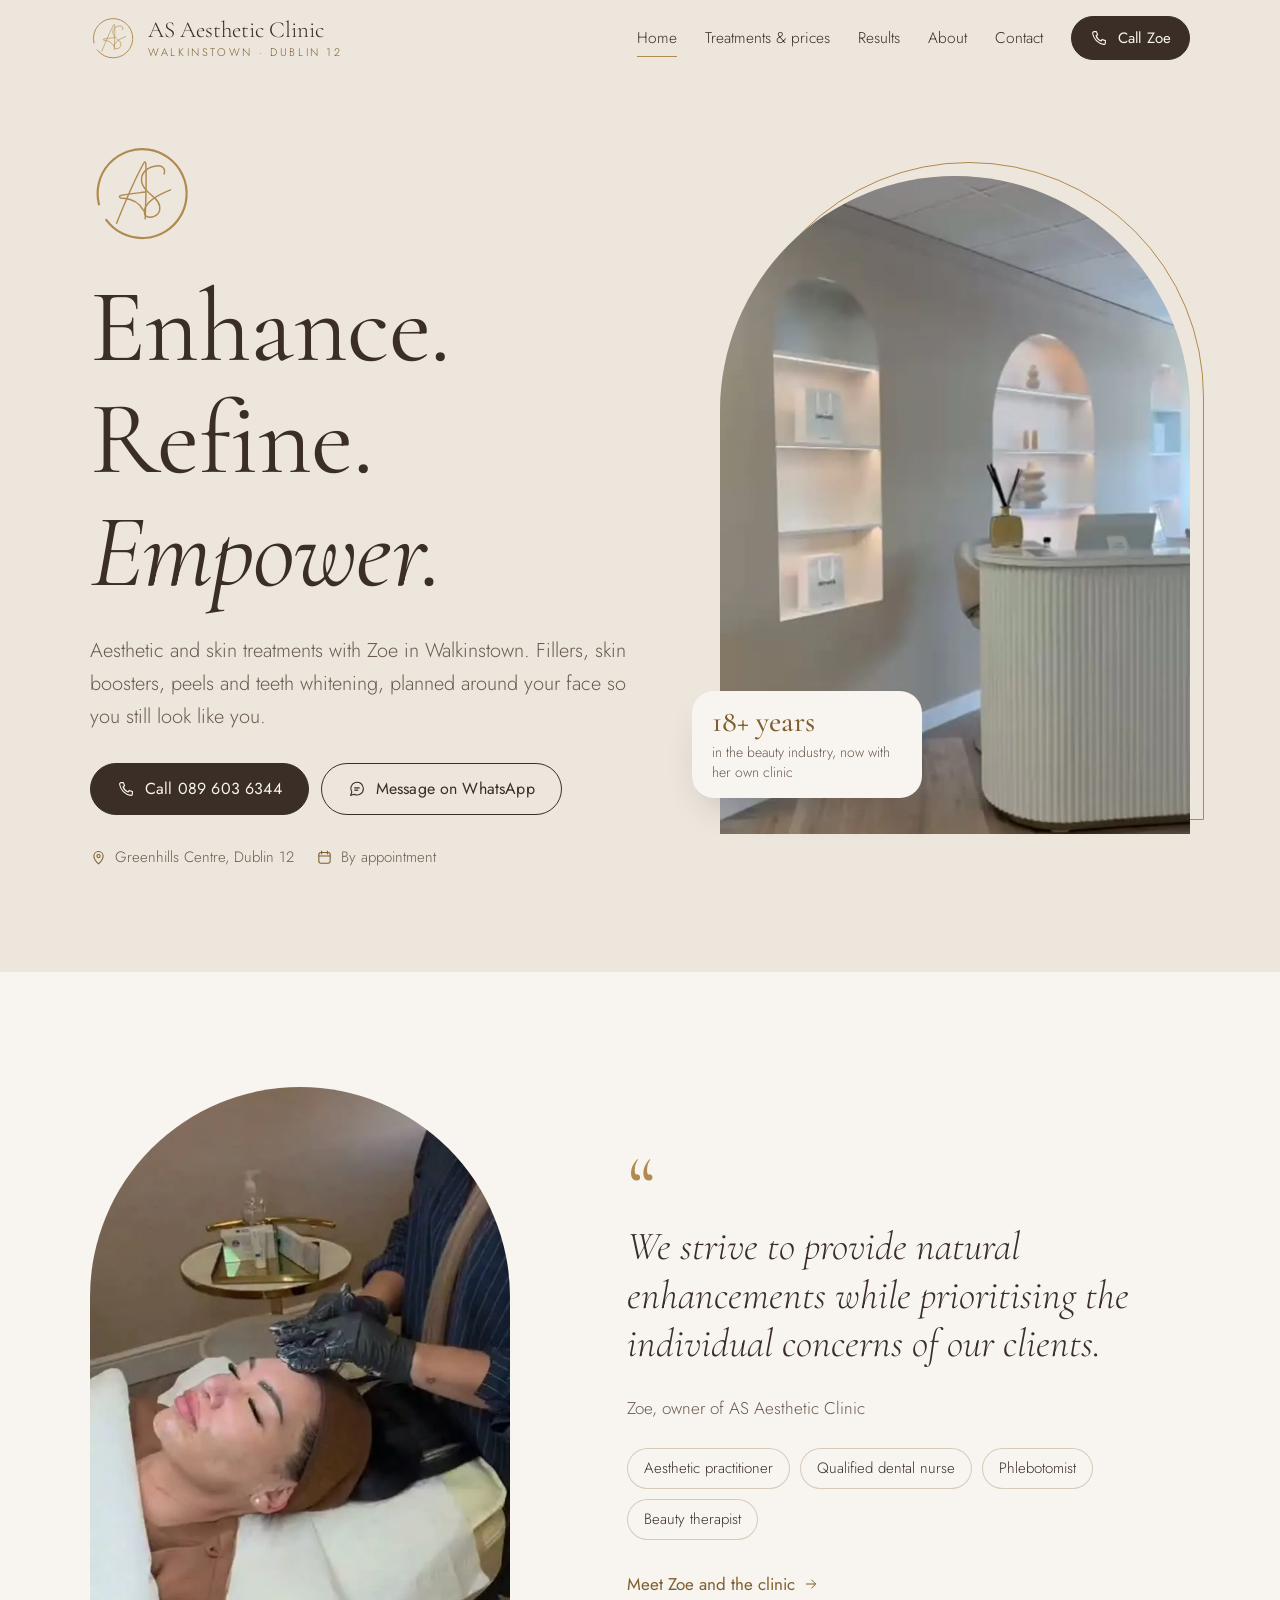
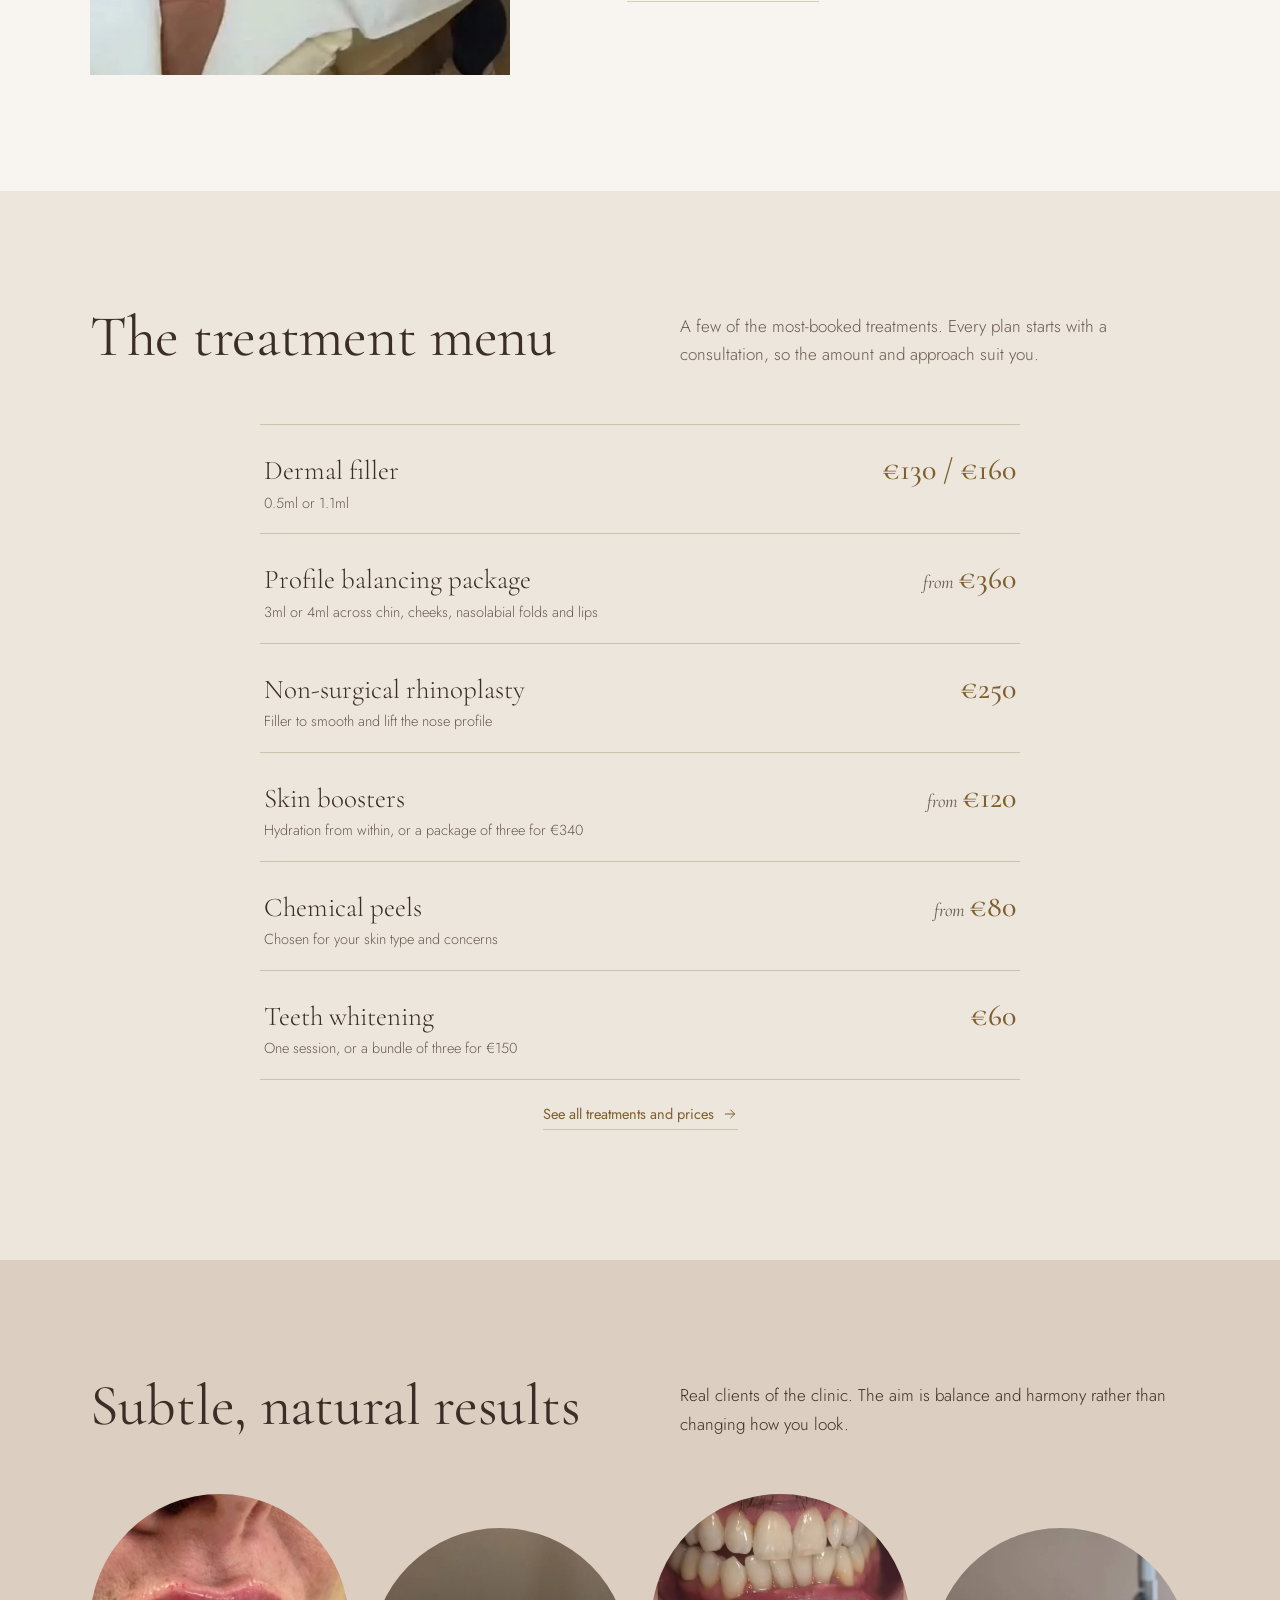
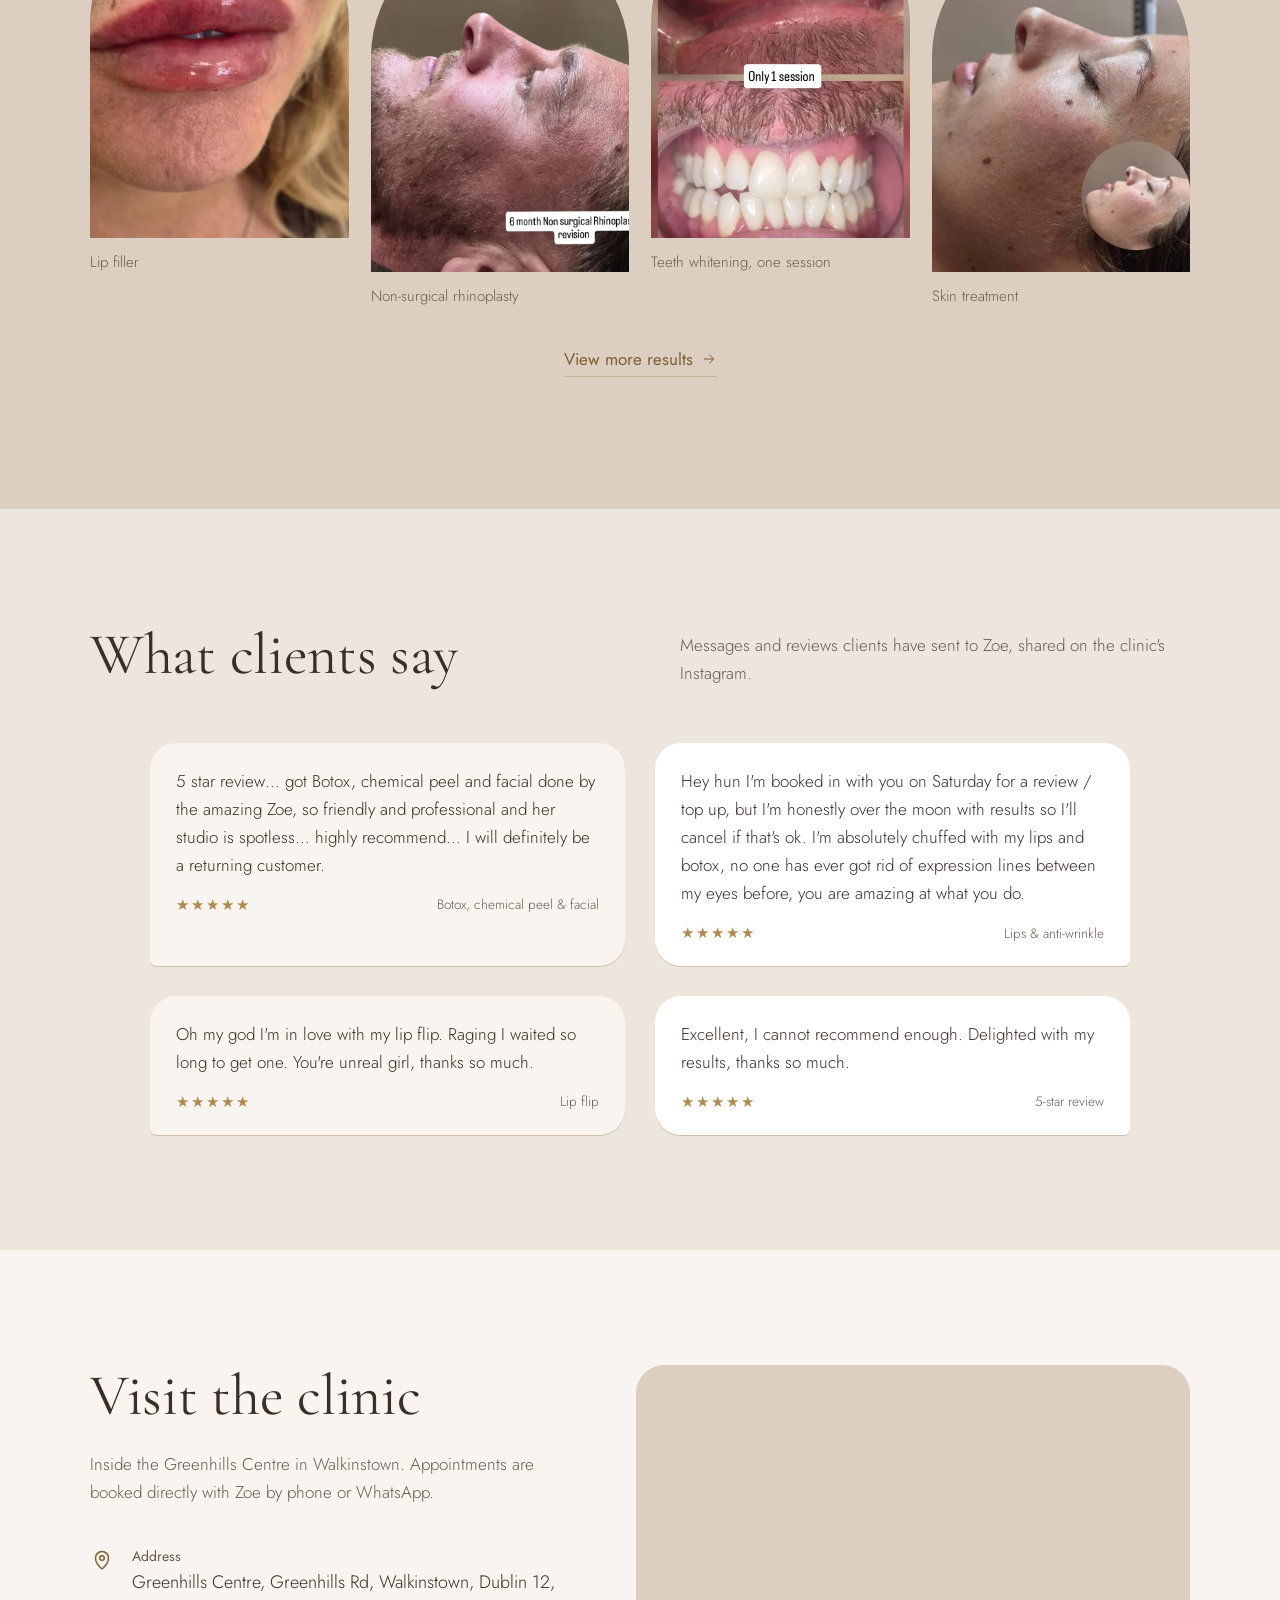
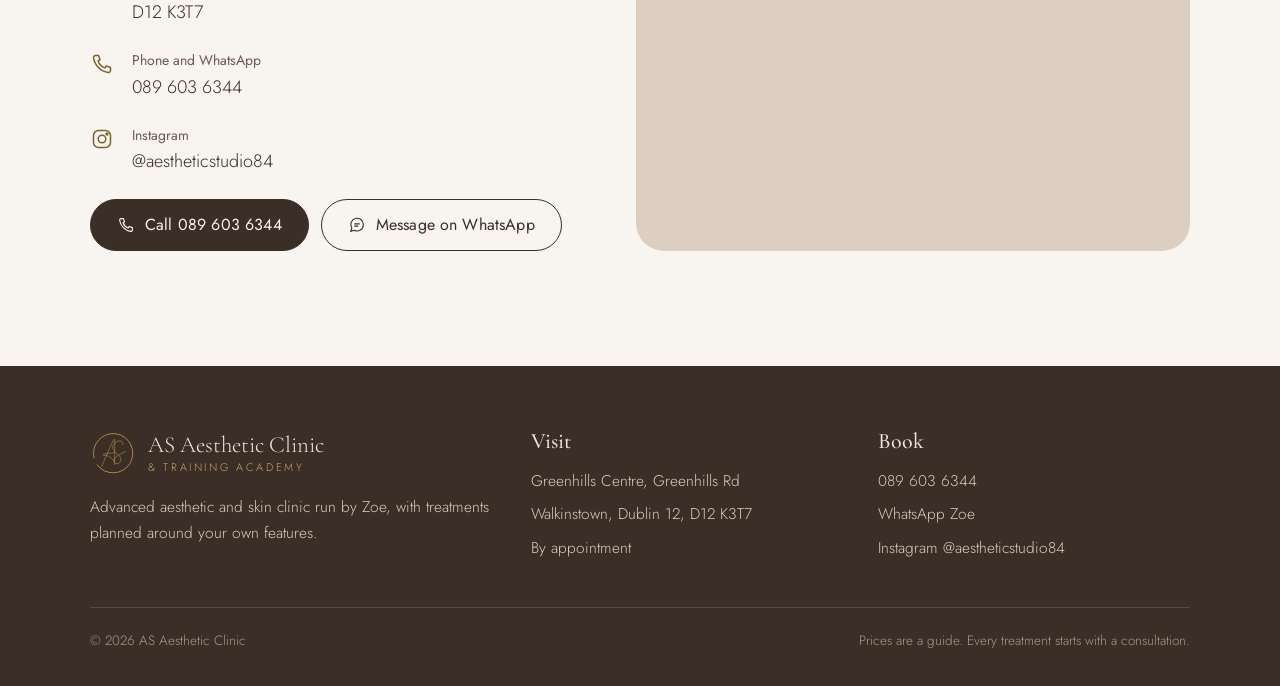
<file: index.html>
<!doctype html>
<html lang="en-IE">
<head>
<meta charset="utf-8">
<meta name="viewport" content="width=device-width, initial-scale=1">
<meta name="robots" content="noindex, nofollow">
<title>AS Aesthetic Clinic | Aesthetic & skin clinic in Walkinstown, Dublin 12</title>
<meta name="description" content="Dermal fillers, skin boosters, chemical peels and teeth whitening with Zoe at AS Aesthetic Clinic, Greenhills Centre, Walkinstown, Dublin 12. Call or WhatsApp 089 603 6344.">
<meta name="theme-color" content="#EDE6DD">
<link rel="icon" href="img/favicon.svg" type="image/svg+xml">
<link rel="apple-touch-icon" href="img/apple-touch-icon.png">
<meta property="og:type" content="website">
<meta property="og:site_name" content="AS Aesthetic Clinic">
<meta property="og:title" content="AS Aesthetic Clinic | Aesthetic & skin clinic in Walkinstown, Dublin 12">
<meta property="og:description" content="Dermal fillers, skin boosters, chemical peels and teeth whitening with Zoe at AS Aesthetic Clinic, Greenhills Centre, Walkinstown, Dublin 12. Call or WhatsApp 089 603 6344.">
<meta property="og:image" content="https://konkos-design.github.io/as-aesthetic-clinic/img/og-image.jpg">
<meta property="og:image:width" content="1200">
<meta property="og:image:height" content="630">
<meta property="og:url" content="https://konkos-design.github.io/as-aesthetic-clinic/">
<meta name="twitter:card" content="summary_large_image">
<meta name="twitter:title" content="AS Aesthetic Clinic | Aesthetic & skin clinic in Walkinstown, Dublin 12">
<meta name="twitter:description" content="Dermal fillers, skin boosters, chemical peels and teeth whitening with Zoe at AS Aesthetic Clinic, Greenhills Centre, Walkinstown, Dublin 12. Call or WhatsApp 089 603 6344.">
<meta name="twitter:image" content="https://konkos-design.github.io/as-aesthetic-clinic/img/og-image.jpg">
<link rel="preload" href="fonts/cormorant-garamond.woff2" as="font" type="font/woff2" crossorigin>
<link rel="preload" href="fonts/jost.woff2" as="font" type="font/woff2" crossorigin>
<link rel="stylesheet" href="css/style.css">
</head>
<body>
<a class="skip" href="#main">Skip to content</a>
<header class="site-head">
  <div class="wrap head-in">
    <a class="brand" href="index.html" aria-label="AS Aesthetic Clinic, home">
      <img src="img/monogram.svg" alt="" width="46" height="46">
      <span class="brand-name">AS Aesthetic Clinic<small>Walkinstown · Dublin 12</small></span>
    </a>
    <nav class="nav" id="nav" aria-label="Main">
      <a href="index.html" aria-current="page">Home</a><a href="treatments.html">Treatments & prices</a><a href="results.html">Results</a><a href="about.html">About</a><a href="contact.html">Contact</a>
      <a class="btn small head-call" href="tel:+353896036344"><svg viewBox="0 0 24 24" fill="none" stroke="currentColor" stroke-width="1.5" stroke-linecap="round" stroke-linejoin="round" aria-hidden="true"><path d="M5.5 3.5h3l1.6 4.2-2 1.3a11 11 0 0 0 6.9 6.9l1.3-2 4.2 1.6v3a2 2 0 0 1-2.2 2A17.5 17.5 0 0 1 3.5 5.7a2 2 0 0 1 2-2.2z"/></svg>Call Zoe</a>
    </nav>
    <button class="menu-btn" aria-label="Menu" aria-expanded="false" aria-controls="nav"><span></span></button>
  </div>
</header>
<main id="main">

<section class="hero">
  <div class="wrap hero-grid">
    <div>
      <svg class="hero-mark" aria-hidden="true" xmlns="http://www.w3.org/2000/svg" viewBox="0 0 430 430" fill="none" stroke="#B08A4E" stroke-linecap="round" stroke-linejoin="round"><path stroke-width="9" d="M37,262 A184,184 0 1 1 67,326"/><g stroke-width="6"><path d="M110,340 C150,240 195,140 222,92 Q228,80 231,95 C233,150 231,250 228,322"/><path d="M230,211 C190,216 150,220 128,225 C116,229 122,239 140,237 C175,240 205,258 222,288"/><path d="M333,202 C300,215 265,232 245,252 C228,270 222,290 226,302 C232,320 262,320 280,302 C295,285 290,255 268,236 C240,212 212,190 213,158 C214,125 245,104 280,102 C300,101 314,116 306,136"/></g></svg>

      <h1><span class="line">Enhance.</span><span class="line">Refine.</span><span class="line italic">Empower.</span></h1>
      <p class="lede">Aesthetic and skin treatments with Zoe in Walkinstown. Fillers, skin boosters, peels and teeth whitening, planned around your face so you still look like you.</p>
      <div class="btn-row">
  <a class="btn" href="tel:+353896036344"><svg viewBox="0 0 24 24" fill="none" stroke="currentColor" stroke-width="1.5" stroke-linecap="round" stroke-linejoin="round" aria-hidden="true"><path d="M5.5 3.5h3l1.6 4.2-2 1.3a11 11 0 0 0 6.9 6.9l1.3-2 4.2 1.6v3a2 2 0 0 1-2.2 2A17.5 17.5 0 0 1 3.5 5.7a2 2 0 0 1 2-2.2z"/></svg>Call 089 603 6344</a>
  <a class="btn ghost" href="https://wa.me/353896036344" target="_blank" rel="noopener"><svg viewBox="0 0 24 24" fill="none" stroke="currentColor" stroke-width="1.5" stroke-linecap="round" stroke-linejoin="round" aria-hidden="true"><path d="M20.5 11.6a8.4 8.4 0 0 1-12.3 7.4L3.5 20.5l1.6-4.5a8.4 8.4 0 1 1 15.4-4.4z"/><path d="M9 10.5h6M9 13.5h4"/></svg>Message on WhatsApp</a>
</div>
      <div class="hero-meta">
        <span><svg viewBox="0 0 24 24" fill="none" stroke="currentColor" stroke-width="1.5" stroke-linecap="round" stroke-linejoin="round" aria-hidden="true"><path d="M12 21s-6.5-5.6-6.5-11a6.5 6.5 0 0 1 13 0c0 5.4-6.5 11-6.5 11z"/><circle cx="12" cy="10" r="2.3"/></svg>Greenhills Centre, Dublin 12</span>
        <span><svg viewBox="0 0 24 24" fill="none" stroke="currentColor" stroke-width="1.5" stroke-linecap="round" aria-hidden="true"><rect x="4" y="5" width="16" height="15" rx="3"/><path d="M8 3v4M16 3v4M4 10h16"/></svg>By appointment</span>
      </div>
    </div>
    <div class="hero-visual">
      <div class="arch"><img src="img/reception.webp" alt="Reception at AS Aesthetic Clinic with arched shelves and a fluted white desk" width="640" height="1138" fetchpriority="high"></div>
      <div class="hero-badge"><strong>18+ years</strong><span>in the beauty industry, now with her own clinic</span></div>
    </div>
  </div>
</section>

<section class="section tint">
  <div class="wrap intro">
    <div class="intro-photo reveal"><div class="arch"><img src="img/treatment.webp" alt="A client having a skin treatment in the clinic" width="640" height="1138" loading="lazy"></div></div>
    <div class="reveal d1">
      <p class="quote">We strive to provide natural enhancements while prioritising the individual concerns of our clients.</p>
      <p class="muted">Zoe, owner of AS Aesthetic Clinic</p>
      <ul class="creds">
        <li>Aesthetic practitioner</li><li>Qualified dental nurse</li><li>Phlebotomist</li><li>Beauty therapist</li>
      </ul>
      <a class="text-link" href="about.html">Meet Zoe and the clinic <svg viewBox="0 0 24 24" fill="none" stroke="currentColor" stroke-width="1.5" stroke-linecap="round" stroke-linejoin="round" aria-hidden="true"><path d="M5 12h14M13 6l6 6-6 6"/></svg></a>
    </div>
  </div>
</section>

<section class="section">
  <div class="wrap">
    <div class="head-row">
      <h2 class="reveal">The treatment menu</h2>
      <p class="muted reveal d1">A few of the most-booked treatments. Every plan starts with a consultation, so the amount and approach suit you.</p>
    </div>
    <div class="menu">
      <div class="menu-row reveal"><span class="t">Dermal filler<span class="d">0.5ml or 1.1ml</span></span><span class="p">€130 / €160</span></div>
      <div class="menu-row reveal"><span class="t">Profile balancing package<span class="d">3ml or 4ml across chin, cheeks, nasolabial folds and lips</span></span><span class="p"><small>from</small>€360</span></div>
      <div class="menu-row reveal"><span class="t">Non-surgical rhinoplasty<span class="d">Filler to smooth and lift the nose profile</span></span><span class="p">€250</span></div>
      <div class="menu-row reveal"><span class="t">Skin boosters<span class="d">Hydration from within, or a package of three for €340</span></span><span class="p"><small>from</small>€120</span></div>
      <div class="menu-row reveal"><span class="t">Chemical peels<span class="d">Chosen for your skin type and concerns</span></span><span class="p"><small>from</small>€80</span></div>
      <div class="menu-row reveal"><span class="t">Teeth whitening<span class="d">One session, or a bundle of three for €150</span></span><span class="p">€60</span></div>
    </div>
    <p class="menu-note reveal" style="text-align:center"><a class="text-link" href="treatments.html">See all treatments and prices <svg viewBox="0 0 24 24" fill="none" stroke="currentColor" stroke-width="1.5" stroke-linecap="round" stroke-linejoin="round" aria-hidden="true"><path d="M5 12h14M13 6l6 6-6 6"/></svg></a></p>
  </div>
</section>

<section class="section wall">
  <div class="wrap">
    <div class="head-row">
      <h2 class="reveal">Subtle, natural results</h2>
      <p class="reveal d1">Real clients of the clinic. The aim is balance and harmony rather than changing how you look.</p>
    </div>
    <div class="arches">
      <figure class="reveal"><div class="arch"><img src="img/lips-1.webp" alt="Soft, hydrated lips after lip filler" loading="lazy" width="1000" height="1000"></div><figcaption>Lip filler</figcaption></figure>
      <figure class="reveal d1"><div class="arch"><img src="img/rhino-revision.webp" alt="Side profile after non-surgical rhinoplasty" loading="lazy" width="1000" height="1000"></div><figcaption>Non-surgical rhinoplasty</figcaption></figure>
      <figure class="reveal d2"><div class="arch"><img src="img/whitening.webp" alt="Teeth before and after one whitening session" loading="lazy" width="1000" height="1333"></div><figcaption>Teeth whitening, one session</figcaption></figure>
      <figure class="reveal d3"><div class="arch"><img src="img/skin-glow.webp" alt="Glowing skin after a skin treatment" loading="lazy" width="1000" height="1000"></div><figcaption>Skin treatment</figcaption></figure>
    </div>
    <p style="margin-top:70px;text-align:center" class="reveal"><a class="text-link" href="results.html">View more results <svg viewBox="0 0 24 24" fill="none" stroke="currentColor" stroke-width="1.5" stroke-linecap="round" stroke-linejoin="round" aria-hidden="true"><path d="M5 12h14M13 6l6 6-6 6"/></svg></a></p>
  </div>
</section>

<section class="section">
  <div class="wrap">
    <div class="head-row">
      <h2 class="reveal">What clients say</h2>
      <p class="muted reveal d1">Messages and reviews clients have sent to Zoe, shared on the clinic's Instagram.</p>
    </div>
    <div class="chats">
<article class="chat reveal"><p>5 star review… got Botox, chemical peel and facial done by the amazing Zoe, so friendly and professional and her studio is spotless… highly recommend… I will definitely be a returning customer.</p><footer><span class="stars" aria-label="Five stars">★★★★★</span><span>Botox, chemical peel & facial</span></footer></article>
<article class="chat reveal d1"><p>Hey hun I'm booked in with you on Saturday for a review / top up, but I'm honestly over the moon with results so I'll cancel if that's ok. I'm absolutely chuffed with my lips and botox, no one has ever got rid of expression lines between my eyes before, you are amazing at what you do.</p><footer><span class="stars" aria-label="Five stars">★★★★★</span><span>Lips & anti-wrinkle</span></footer></article>
<article class="chat reveal"><p>Oh my god I'm in love with my lip flip. Raging I waited so long to get one. You're unreal girl, thanks so much.</p><footer><span class="stars" aria-label="Five stars">★★★★★</span><span>Lip flip</span></footer></article>
<article class="chat reveal d1"><p>Excellent, I cannot recommend enough. Delighted with my results, thanks so much.</p><footer><span class="stars" aria-label="Five stars">★★★★★</span><span>5-star review</span></footer></article>
    </div>
  </div>
</section>

<section class="section tint">
  <div class="wrap visit">
    <div class="visit-card reveal">
      <h2>Visit the clinic</h2>
      <p class="muted">Inside the Greenhills Centre in Walkinstown. Appointments are booked directly with Zoe by phone or WhatsApp.</p>
      <div class="detail"><svg viewBox="0 0 24 24" fill="none" stroke="currentColor" stroke-width="1.5" stroke-linecap="round" stroke-linejoin="round" aria-hidden="true"><path d="M12 21s-6.5-5.6-6.5-11a6.5 6.5 0 0 1 13 0c0 5.4-6.5 11-6.5 11z"/><circle cx="12" cy="10" r="2.3"/></svg><div><strong>Address</strong><a href="https://www.google.com/maps/place/AS+AESTHETIC+CLINIC/@53.316759,-6.333818,17z/data=!4m6!3m5!1s0x48670d39da963509:0xb71977d8984a5b33!8m2!3d53.316759!4d-6.333818" target="_blank" rel="noopener">Greenhills Centre, Greenhills Rd, Walkinstown, Dublin 12, D12 K3T7</a></div></div>
      <div class="detail"><svg viewBox="0 0 24 24" fill="none" stroke="currentColor" stroke-width="1.5" stroke-linecap="round" stroke-linejoin="round" aria-hidden="true"><path d="M5.5 3.5h3l1.6 4.2-2 1.3a11 11 0 0 0 6.9 6.9l1.3-2 4.2 1.6v3a2 2 0 0 1-2.2 2A17.5 17.5 0 0 1 3.5 5.7a2 2 0 0 1 2-2.2z"/></svg><div><strong>Phone and WhatsApp</strong><a href="tel:+353896036344">089 603 6344</a></div></div>
      <div class="detail"><svg viewBox="0 0 24 24" fill="none" stroke="currentColor" stroke-width="1.5" aria-hidden="true"><rect x="3.5" y="3.5" width="17" height="17" rx="5"/><circle cx="12" cy="12" r="3.8"/><circle cx="17" cy="7" r=".9" fill="currentColor"/></svg><div><strong>Instagram</strong><a href="https://www.instagram.com/aestheticstudio84/" target="_blank" rel="noopener">@aestheticstudio84</a></div></div>
      <div class="btn-row">
  <a class="btn" href="tel:+353896036344"><svg viewBox="0 0 24 24" fill="none" stroke="currentColor" stroke-width="1.5" stroke-linecap="round" stroke-linejoin="round" aria-hidden="true"><path d="M5.5 3.5h3l1.6 4.2-2 1.3a11 11 0 0 0 6.9 6.9l1.3-2 4.2 1.6v3a2 2 0 0 1-2.2 2A17.5 17.5 0 0 1 3.5 5.7a2 2 0 0 1 2-2.2z"/></svg>Call 089 603 6344</a>
  <a class="btn ghost" href="https://wa.me/353896036344" target="_blank" rel="noopener"><svg viewBox="0 0 24 24" fill="none" stroke="currentColor" stroke-width="1.5" stroke-linecap="round" stroke-linejoin="round" aria-hidden="true"><path d="M20.5 11.6a8.4 8.4 0 0 1-12.3 7.4L3.5 20.5l1.6-4.5a8.4 8.4 0 1 1 15.4-4.4z"/><path d="M9 10.5h6M9 13.5h4"/></svg>Message on WhatsApp</a>
</div>
    </div>
    <div class="map reveal d1"><iframe title="Map showing AS Aesthetic Clinic, Greenhills Centre, Walkinstown" src="https://maps.google.com/maps?q=53.316759,-6.333818&amp;z=16&amp;output=embed" loading="lazy" referrerpolicy="no-referrer-when-downgrade"></iframe></div>
  </div>
</section>
</main>
<footer class="site-foot">
  <div class="wrap">
    <div class="foot-grid">
      <div>
        <a class="brand" href="index.html"><img src="img/monogram.svg" alt="" width="46" height="46"><span class="brand-name">AS Aesthetic Clinic<small>&amp; Training Academy</small></span></a>
        <p style="margin-top:18px;max-width:28em">Advanced aesthetic and skin clinic run by Zoe, with treatments planned around your own features.</p>
      </div>
      <div>
        <h3>Visit</h3>
        <ul>
          <li>Greenhills Centre, Greenhills Rd</li>
          <li>Walkinstown, Dublin 12, D12 K3T7</li>
          <li>By appointment</li>
        </ul>
      </div>
      <div>
        <h3>Book</h3>
        <ul>
          <li><a href="tel:+353896036344">089 603 6344</a></li>
          <li><a href="https://wa.me/353896036344" target="_blank" rel="noopener">WhatsApp Zoe</a></li>
          <li><a href="https://www.instagram.com/aestheticstudio84/" target="_blank" rel="noopener">Instagram @aestheticstudio84</a></li>
        </ul>
      </div>
    </div>
    <div class="foot-base"><span>&copy; <span id="year">2026</span> AS Aesthetic Clinic</span><span>Prices are a guide. Every treatment starts with a consultation.</span></div>
  </div>
</footer>
<div class="mobile-call">
  <a class="btn" href="tel:+353896036344"><svg viewBox="0 0 24 24" fill="none" stroke="currentColor" stroke-width="1.5" stroke-linecap="round" stroke-linejoin="round" aria-hidden="true"><path d="M5.5 3.5h3l1.6 4.2-2 1.3a11 11 0 0 0 6.9 6.9l1.3-2 4.2 1.6v3a2 2 0 0 1-2.2 2A17.5 17.5 0 0 1 3.5 5.7a2 2 0 0 1 2-2.2z"/></svg>Call</a>
  <a class="btn light" href="https://wa.me/353896036344" target="_blank" rel="noopener"><svg viewBox="0 0 24 24" fill="none" stroke="currentColor" stroke-width="1.5" stroke-linecap="round" stroke-linejoin="round" aria-hidden="true"><path d="M20.5 11.6a8.4 8.4 0 0 1-12.3 7.4L3.5 20.5l1.6-4.5a8.4 8.4 0 1 1 15.4-4.4z"/><path d="M9 10.5h6M9 13.5h4"/></svg>WhatsApp</a>
</div>
<script src="js/main.js"></script>
</body>
</html>
</file>
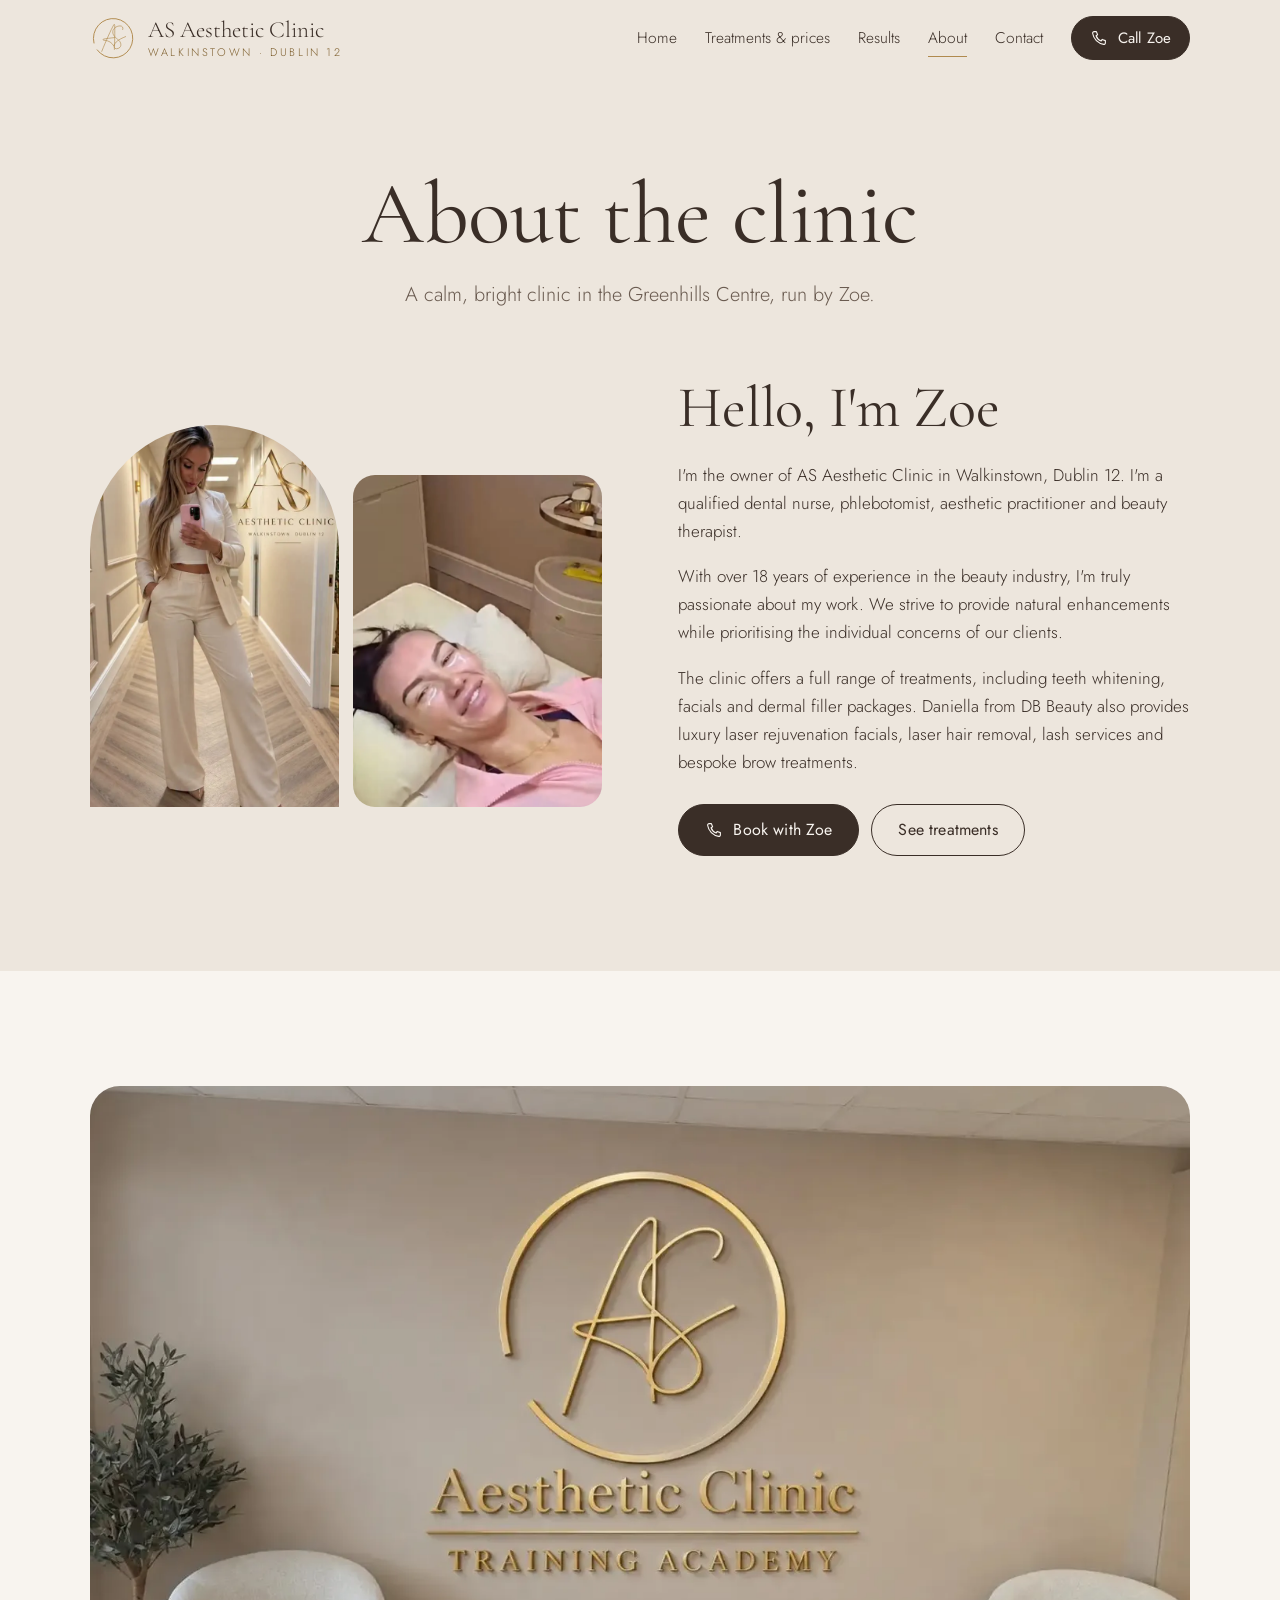
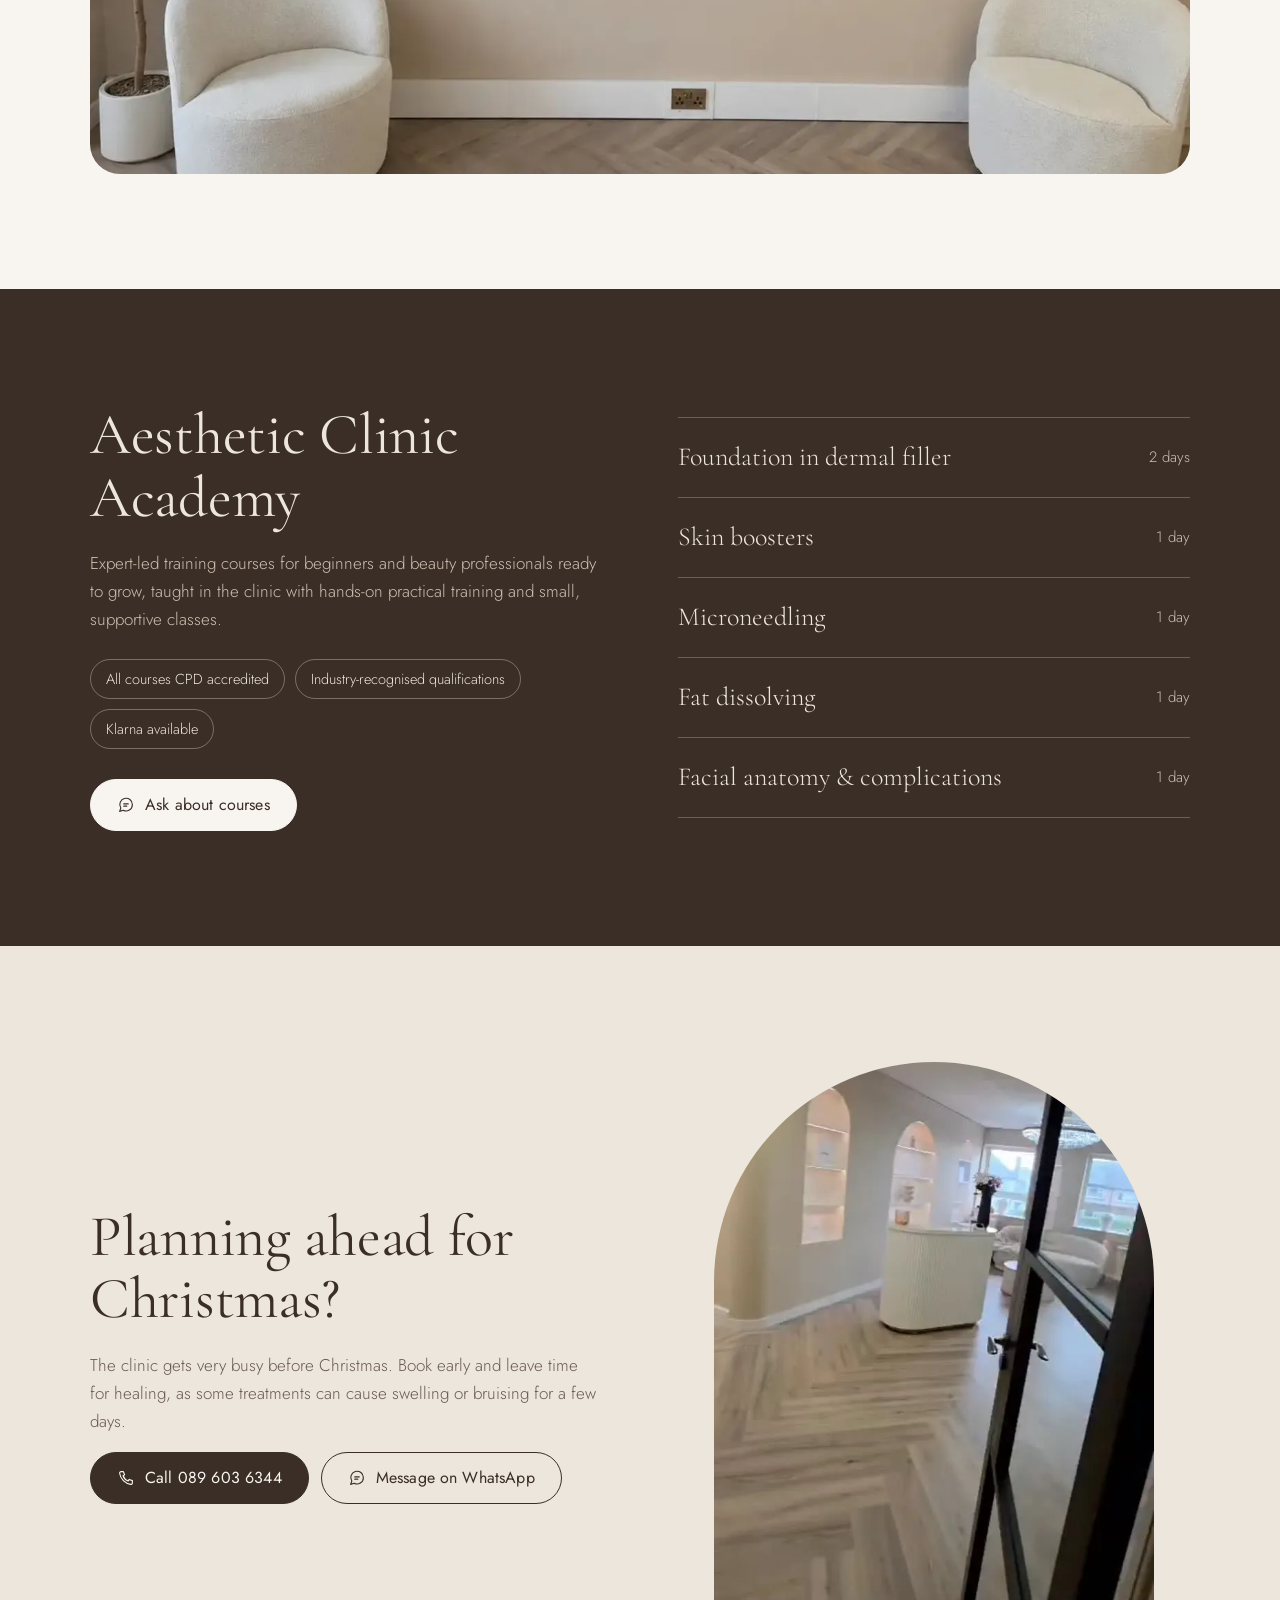
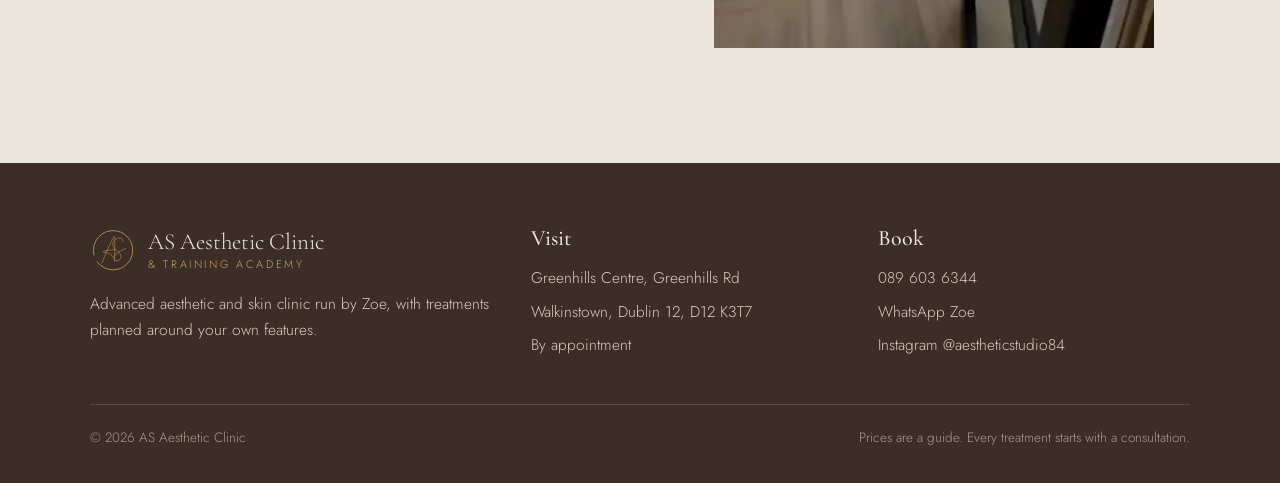
<file: about.html>
<!doctype html>
<html lang="en-IE">
<head>
<meta charset="utf-8">
<meta name="viewport" content="width=device-width, initial-scale=1">
<meta name="robots" content="noindex, nofollow">
<title>About Zoe & the clinic | AS Aesthetic Clinic</title>
<meta name="description" content="Zoe is a qualified dental nurse, phlebotomist, aesthetic practitioner and beauty therapist with over 18 years in the beauty industry. Meet the clinic and its Training Academy.">
<meta name="theme-color" content="#EDE6DD">
<link rel="icon" href="img/favicon.svg" type="image/svg+xml">
<link rel="apple-touch-icon" href="img/apple-touch-icon.png">
<meta property="og:type" content="website">
<meta property="og:site_name" content="AS Aesthetic Clinic">
<meta property="og:title" content="About Zoe & the clinic | AS Aesthetic Clinic">
<meta property="og:description" content="Zoe is a qualified dental nurse, phlebotomist, aesthetic practitioner and beauty therapist with over 18 years in the beauty industry. Meet the clinic and its Training Academy.">
<meta property="og:image" content="https://konkos-design.github.io/as-aesthetic-clinic/img/og-image.jpg">
<meta property="og:image:width" content="1200">
<meta property="og:image:height" content="630">
<meta property="og:url" content="https://konkos-design.github.io/as-aesthetic-clinic/about.html">
<meta name="twitter:card" content="summary_large_image">
<meta name="twitter:title" content="About Zoe & the clinic | AS Aesthetic Clinic">
<meta name="twitter:description" content="Zoe is a qualified dental nurse, phlebotomist, aesthetic practitioner and beauty therapist with over 18 years in the beauty industry. Meet the clinic and its Training Academy.">
<meta name="twitter:image" content="https://konkos-design.github.io/as-aesthetic-clinic/img/og-image.jpg">
<link rel="preload" href="fonts/cormorant-garamond.woff2" as="font" type="font/woff2" crossorigin>
<link rel="preload" href="fonts/jost.woff2" as="font" type="font/woff2" crossorigin>
<link rel="stylesheet" href="css/style.css">
</head>
<body>
<a class="skip" href="#main">Skip to content</a>
<header class="site-head">
  <div class="wrap head-in">
    <a class="brand" href="index.html" aria-label="AS Aesthetic Clinic, home">
      <img src="img/monogram.svg" alt="" width="46" height="46">
      <span class="brand-name">AS Aesthetic Clinic<small>Walkinstown · Dublin 12</small></span>
    </a>
    <nav class="nav" id="nav" aria-label="Main">
      <a href="index.html">Home</a><a href="treatments.html">Treatments & prices</a><a href="results.html">Results</a><a href="about.html" aria-current="page">About</a><a href="contact.html">Contact</a>
      <a class="btn small head-call" href="tel:+353896036344"><svg viewBox="0 0 24 24" fill="none" stroke="currentColor" stroke-width="1.5" stroke-linecap="round" stroke-linejoin="round" aria-hidden="true"><path d="M5.5 3.5h3l1.6 4.2-2 1.3a11 11 0 0 0 6.9 6.9l1.3-2 4.2 1.6v3a2 2 0 0 1-2.2 2A17.5 17.5 0 0 1 3.5 5.7a2 2 0 0 1 2-2.2z"/></svg>Call Zoe</a>
    </nav>
    <button class="menu-btn" aria-label="Menu" aria-expanded="false" aria-controls="nav"><span></span></button>
  </div>
</header>
<main id="main">

<section class="page-head">
  <div class="wrap">
    <h1>About the clinic</h1>
    <p class="lede">A calm, bright clinic in the Greenhills Centre, run by Zoe.</p>
  </div>
</section>
<section class="section" style="padding-top:10px">
  <div class="wrap split">
    <div class="photo-pair reveal">
      <div class="arch"><img src="img/clinic-portrait.webp" alt="The clinic corridor with the AS Aesthetic Clinic sign" width="640" height="1136" loading="lazy"></div>
      <div class="arch"><img src="img/aftercare.webp" alt="A smiling client resting after her treatment" width="640" height="1138" loading="lazy"></div>
    </div>
    <div class="reveal d1">
      <h2 style="margin-bottom:22px">Hello, I'm Zoe</h2>
      <p>I'm the owner of AS Aesthetic Clinic in Walkinstown, Dublin 12. I'm a qualified dental nurse, phlebotomist, aesthetic practitioner and beauty therapist.</p>
      <p>With over 18 years of experience in the beauty industry, I'm truly passionate about my work. We strive to provide natural enhancements while prioritising the individual concerns of our clients.</p>
      <p>The clinic offers a full range of treatments, including teeth whitening, facials and dermal filler packages. Daniella from DB Beauty also provides luxury laser rejuvenation facials, laser hair removal, lash services and bespoke brow treatments.</p>
      <div class="btn-row" style="margin-top:28px"><a class="btn" href="tel:+353896036344"><svg viewBox="0 0 24 24" fill="none" stroke="currentColor" stroke-width="1.5" stroke-linecap="round" stroke-linejoin="round" aria-hidden="true"><path d="M5.5 3.5h3l1.6 4.2-2 1.3a11 11 0 0 0 6.9 6.9l1.3-2 4.2 1.6v3a2 2 0 0 1-2.2 2A17.5 17.5 0 0 1 3.5 5.7a2 2 0 0 1 2-2.2z"/></svg>Book with Zoe</a><a class="btn ghost" href="treatments.html">See treatments</a></div>
    </div>
  </div>
</section>
<section class="section tint">
  <div class="wrap">
    <div class="wide-photo reveal"><img src="img/logo-wall.webp" alt="The gold AS Aesthetic Clinic and Training Academy sign in the waiting area" width="1400" height="1154" loading="lazy"></div>
  </div>
</section>
<section class="section dark">
  <div class="wrap split">
    <div class="reveal">
      <h2 style="margin-bottom:20px">Aesthetic Clinic Academy</h2>
      <p class="muted">Expert-led training courses for beginners and beauty professionals ready to grow, taught in the clinic with hands-on practical training and small, supportive classes.</p>
      <div class="facts"><span>All courses CPD accredited</span><span>Industry-recognised qualifications</span><span>Klarna available</span></div>
      <div class="btn-row" style="margin-top:30px"><a class="btn light" href="https://wa.me/353896036344" target="_blank" rel="noopener"><svg viewBox="0 0 24 24" fill="none" stroke="currentColor" stroke-width="1.5" stroke-linecap="round" stroke-linejoin="round" aria-hidden="true"><path d="M20.5 11.6a8.4 8.4 0 0 1-12.3 7.4L3.5 20.5l1.6-4.5a8.4 8.4 0 1 1 15.4-4.4z"/><path d="M9 10.5h6M9 13.5h4"/></svg>Ask about courses</a></div>
    </div>
    <ul class="courses reveal d1">
      <li>Foundation in dermal filler<span>2 days</span></li>
      <li>Skin boosters<span>1 day</span></li>
      <li>Microneedling<span>1 day</span></li>
      <li>Fat dissolving<span>1 day</span></li>
      <li>Facial anatomy &amp; complications<span>1 day</span></li>
    </ul>
  </div>
</section>
<section class="section">
  <div class="wrap split rev">
    <div class="reveal"><div class="arch" style="aspect-ratio:3/4;max-width:440px;margin:0 auto"><img src="img/corridor.webp" alt="Bright clinic interior with arched alcoves" width="640" height="865" loading="lazy"></div></div>
    <div class="reveal d1">
      <h2 style="margin-bottom:20px">Planning ahead for Christmas?</h2>
      <p class="muted">The clinic gets very busy before Christmas. Book early and leave time for healing, as some treatments can cause swelling or bruising for a few days.</p>
      <div class="btn-row">
  <a class="btn" href="tel:+353896036344"><svg viewBox="0 0 24 24" fill="none" stroke="currentColor" stroke-width="1.5" stroke-linecap="round" stroke-linejoin="round" aria-hidden="true"><path d="M5.5 3.5h3l1.6 4.2-2 1.3a11 11 0 0 0 6.9 6.9l1.3-2 4.2 1.6v3a2 2 0 0 1-2.2 2A17.5 17.5 0 0 1 3.5 5.7a2 2 0 0 1 2-2.2z"/></svg>Call 089 603 6344</a>
  <a class="btn ghost" href="https://wa.me/353896036344" target="_blank" rel="noopener"><svg viewBox="0 0 24 24" fill="none" stroke="currentColor" stroke-width="1.5" stroke-linecap="round" stroke-linejoin="round" aria-hidden="true"><path d="M20.5 11.6a8.4 8.4 0 0 1-12.3 7.4L3.5 20.5l1.6-4.5a8.4 8.4 0 1 1 15.4-4.4z"/><path d="M9 10.5h6M9 13.5h4"/></svg>Message on WhatsApp</a>
</div>
    </div>
  </div>
</section>
</main>
<footer class="site-foot">
  <div class="wrap">
    <div class="foot-grid">
      <div>
        <a class="brand" href="index.html"><img src="img/monogram.svg" alt="" width="46" height="46"><span class="brand-name">AS Aesthetic Clinic<small>&amp; Training Academy</small></span></a>
        <p style="margin-top:18px;max-width:28em">Advanced aesthetic and skin clinic run by Zoe, with treatments planned around your own features.</p>
      </div>
      <div>
        <h3>Visit</h3>
        <ul>
          <li>Greenhills Centre, Greenhills Rd</li>
          <li>Walkinstown, Dublin 12, D12 K3T7</li>
          <li>By appointment</li>
        </ul>
      </div>
      <div>
        <h3>Book</h3>
        <ul>
          <li><a href="tel:+353896036344">089 603 6344</a></li>
          <li><a href="https://wa.me/353896036344" target="_blank" rel="noopener">WhatsApp Zoe</a></li>
          <li><a href="https://www.instagram.com/aestheticstudio84/" target="_blank" rel="noopener">Instagram @aestheticstudio84</a></li>
        </ul>
      </div>
    </div>
    <div class="foot-base"><span>&copy; <span id="year">2026</span> AS Aesthetic Clinic</span><span>Prices are a guide. Every treatment starts with a consultation.</span></div>
  </div>
</footer>
<div class="mobile-call">
  <a class="btn" href="tel:+353896036344"><svg viewBox="0 0 24 24" fill="none" stroke="currentColor" stroke-width="1.5" stroke-linecap="round" stroke-linejoin="round" aria-hidden="true"><path d="M5.5 3.5h3l1.6 4.2-2 1.3a11 11 0 0 0 6.9 6.9l1.3-2 4.2 1.6v3a2 2 0 0 1-2.2 2A17.5 17.5 0 0 1 3.5 5.7a2 2 0 0 1 2-2.2z"/></svg>Call</a>
  <a class="btn light" href="https://wa.me/353896036344" target="_blank" rel="noopener"><svg viewBox="0 0 24 24" fill="none" stroke="currentColor" stroke-width="1.5" stroke-linecap="round" stroke-linejoin="round" aria-hidden="true"><path d="M20.5 11.6a8.4 8.4 0 0 1-12.3 7.4L3.5 20.5l1.6-4.5a8.4 8.4 0 1 1 15.4-4.4z"/><path d="M9 10.5h6M9 13.5h4"/></svg>WhatsApp</a>
</div>
<script src="js/main.js"></script>
</body>
</html>
</file>
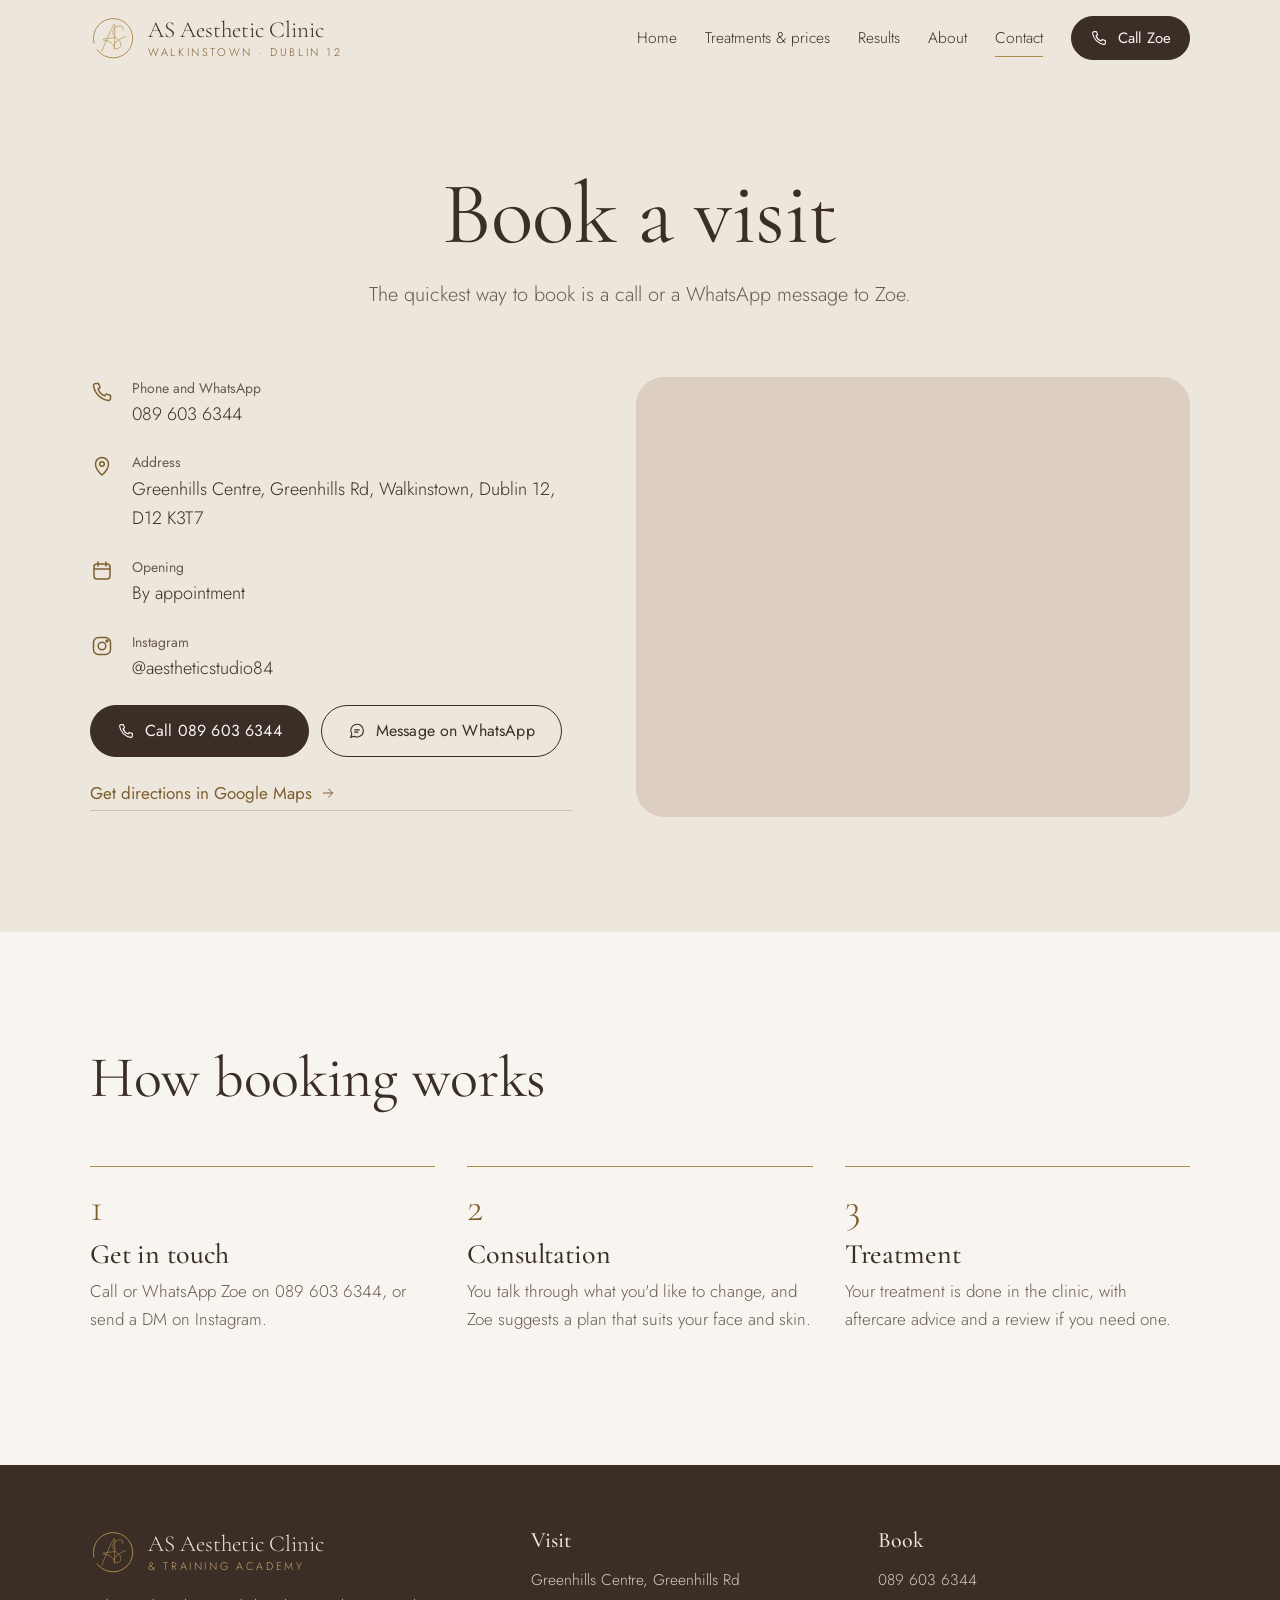
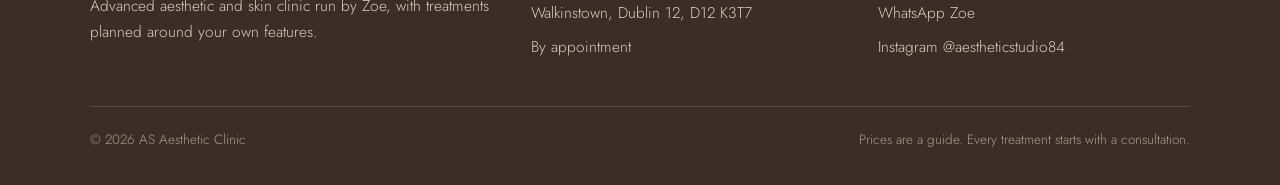
<file: contact.html>
<!doctype html>
<html lang="en-IE">
<head>
<meta charset="utf-8">
<meta name="viewport" content="width=device-width, initial-scale=1">
<meta name="robots" content="noindex, nofollow">
<title>Contact & directions | AS Aesthetic Clinic, Walkinstown</title>
<meta name="description" content="Book with Zoe at AS Aesthetic Clinic: call or WhatsApp 089 603 6344. Greenhills Centre, Greenhills Rd, Walkinstown, Dublin 12.">
<meta name="theme-color" content="#EDE6DD">
<link rel="icon" href="img/favicon.svg" type="image/svg+xml">
<link rel="apple-touch-icon" href="img/apple-touch-icon.png">
<meta property="og:type" content="website">
<meta property="og:site_name" content="AS Aesthetic Clinic">
<meta property="og:title" content="Contact & directions | AS Aesthetic Clinic, Walkinstown">
<meta property="og:description" content="Book with Zoe at AS Aesthetic Clinic: call or WhatsApp 089 603 6344. Greenhills Centre, Greenhills Rd, Walkinstown, Dublin 12.">
<meta property="og:image" content="https://konkos-design.github.io/as-aesthetic-clinic/img/og-image.jpg">
<meta property="og:image:width" content="1200">
<meta property="og:image:height" content="630">
<meta property="og:url" content="https://konkos-design.github.io/as-aesthetic-clinic/contact.html">
<meta name="twitter:card" content="summary_large_image">
<meta name="twitter:title" content="Contact & directions | AS Aesthetic Clinic, Walkinstown">
<meta name="twitter:description" content="Book with Zoe at AS Aesthetic Clinic: call or WhatsApp 089 603 6344. Greenhills Centre, Greenhills Rd, Walkinstown, Dublin 12.">
<meta name="twitter:image" content="https://konkos-design.github.io/as-aesthetic-clinic/img/og-image.jpg">
<link rel="preload" href="fonts/cormorant-garamond.woff2" as="font" type="font/woff2" crossorigin>
<link rel="preload" href="fonts/jost.woff2" as="font" type="font/woff2" crossorigin>
<link rel="stylesheet" href="css/style.css">
</head>
<body>
<a class="skip" href="#main">Skip to content</a>
<header class="site-head">
  <div class="wrap head-in">
    <a class="brand" href="index.html" aria-label="AS Aesthetic Clinic, home">
      <img src="img/monogram.svg" alt="" width="46" height="46">
      <span class="brand-name">AS Aesthetic Clinic<small>Walkinstown · Dublin 12</small></span>
    </a>
    <nav class="nav" id="nav" aria-label="Main">
      <a href="index.html">Home</a><a href="treatments.html">Treatments & prices</a><a href="results.html">Results</a><a href="about.html">About</a><a href="contact.html" aria-current="page">Contact</a>
      <a class="btn small head-call" href="tel:+353896036344"><svg viewBox="0 0 24 24" fill="none" stroke="currentColor" stroke-width="1.5" stroke-linecap="round" stroke-linejoin="round" aria-hidden="true"><path d="M5.5 3.5h3l1.6 4.2-2 1.3a11 11 0 0 0 6.9 6.9l1.3-2 4.2 1.6v3a2 2 0 0 1-2.2 2A17.5 17.5 0 0 1 3.5 5.7a2 2 0 0 1 2-2.2z"/></svg>Call Zoe</a>
    </nav>
    <button class="menu-btn" aria-label="Menu" aria-expanded="false" aria-controls="nav"><span></span></button>
  </div>
</header>
<main id="main">

<section class="page-head">
  <div class="wrap">
    <h1>Book a visit</h1>
    <p class="lede">The quickest way to book is a call or a WhatsApp message to Zoe.</p>
  </div>
</section>
<section class="section" style="padding-top:10px">
  <div class="wrap visit">
    <div class="visit-card reveal">
      <div class="detail"><svg viewBox="0 0 24 24" fill="none" stroke="currentColor" stroke-width="1.5" stroke-linecap="round" stroke-linejoin="round" aria-hidden="true"><path d="M5.5 3.5h3l1.6 4.2-2 1.3a11 11 0 0 0 6.9 6.9l1.3-2 4.2 1.6v3a2 2 0 0 1-2.2 2A17.5 17.5 0 0 1 3.5 5.7a2 2 0 0 1 2-2.2z"/></svg><div><strong>Phone and WhatsApp</strong><a href="tel:+353896036344">089 603 6344</a></div></div>
      <div class="detail"><svg viewBox="0 0 24 24" fill="none" stroke="currentColor" stroke-width="1.5" stroke-linecap="round" stroke-linejoin="round" aria-hidden="true"><path d="M12 21s-6.5-5.6-6.5-11a6.5 6.5 0 0 1 13 0c0 5.4-6.5 11-6.5 11z"/><circle cx="12" cy="10" r="2.3"/></svg><div><strong>Address</strong><a href="https://www.google.com/maps/place/AS+AESTHETIC+CLINIC/@53.316759,-6.333818,17z/data=!4m6!3m5!1s0x48670d39da963509:0xb71977d8984a5b33!8m2!3d53.316759!4d-6.333818" target="_blank" rel="noopener">Greenhills Centre, Greenhills Rd, Walkinstown, Dublin 12, D12 K3T7</a></div></div>
      <div class="detail"><svg viewBox="0 0 24 24" fill="none" stroke="currentColor" stroke-width="1.5" stroke-linecap="round" aria-hidden="true"><rect x="4" y="5" width="16" height="15" rx="3"/><path d="M8 3v4M16 3v4M4 10h16"/></svg><div><strong>Opening</strong><span>By appointment</span></div></div>
      <div class="detail"><svg viewBox="0 0 24 24" fill="none" stroke="currentColor" stroke-width="1.5" aria-hidden="true"><rect x="3.5" y="3.5" width="17" height="17" rx="5"/><circle cx="12" cy="12" r="3.8"/><circle cx="17" cy="7" r=".9" fill="currentColor"/></svg><div><strong>Instagram</strong><a href="https://www.instagram.com/aestheticstudio84/" target="_blank" rel="noopener">@aestheticstudio84</a></div></div>
      <div class="btn-row">
  <a class="btn" href="tel:+353896036344"><svg viewBox="0 0 24 24" fill="none" stroke="currentColor" stroke-width="1.5" stroke-linecap="round" stroke-linejoin="round" aria-hidden="true"><path d="M5.5 3.5h3l1.6 4.2-2 1.3a11 11 0 0 0 6.9 6.9l1.3-2 4.2 1.6v3a2 2 0 0 1-2.2 2A17.5 17.5 0 0 1 3.5 5.7a2 2 0 0 1 2-2.2z"/></svg>Call 089 603 6344</a>
  <a class="btn ghost" href="https://wa.me/353896036344" target="_blank" rel="noopener"><svg viewBox="0 0 24 24" fill="none" stroke="currentColor" stroke-width="1.5" stroke-linecap="round" stroke-linejoin="round" aria-hidden="true"><path d="M20.5 11.6a8.4 8.4 0 0 1-12.3 7.4L3.5 20.5l1.6-4.5a8.4 8.4 0 1 1 15.4-4.4z"/><path d="M9 10.5h6M9 13.5h4"/></svg>Message on WhatsApp</a>
</div>
      <a class="text-link" href="https://www.google.com/maps/place/AS+AESTHETIC+CLINIC/@53.316759,-6.333818,17z/data=!4m6!3m5!1s0x48670d39da963509:0xb71977d8984a5b33!8m2!3d53.316759!4d-6.333818" target="_blank" rel="noopener">Get directions in Google Maps <svg viewBox="0 0 24 24" fill="none" stroke="currentColor" stroke-width="1.5" stroke-linecap="round" stroke-linejoin="round" aria-hidden="true"><path d="M5 12h14M13 6l6 6-6 6"/></svg></a>
    </div>
    <div class="map reveal d1" style="min-height:440px"><iframe title="Map showing AS Aesthetic Clinic, Greenhills Centre, Walkinstown" src="https://maps.google.com/maps?q=53.316759,-6.333818&amp;z=16&amp;output=embed" loading="lazy" referrerpolicy="no-referrer-when-downgrade"></iframe></div>
  </div>
</section>
<section class="section tint">
  <div class="wrap">
    <div class="head-row"><h2 class="reveal">How booking works</h2></div>
    <ol class="steps">
      <li class="reveal"><h3>Get in touch</h3><p class="muted">Call or WhatsApp Zoe on 089 603 6344, or send a DM on Instagram.</p></li>
      <li class="reveal d1"><h3>Consultation</h3><p class="muted">You talk through what you'd like to change, and Zoe suggests a plan that suits your face and skin.</p></li>
      <li class="reveal d2"><h3>Treatment</h3><p class="muted">Your treatment is done in the clinic, with aftercare advice and a review if you need one.</p></li>
    </ol>
  </div>
</section>
</main>
<footer class="site-foot">
  <div class="wrap">
    <div class="foot-grid">
      <div>
        <a class="brand" href="index.html"><img src="img/monogram.svg" alt="" width="46" height="46"><span class="brand-name">AS Aesthetic Clinic<small>&amp; Training Academy</small></span></a>
        <p style="margin-top:18px;max-width:28em">Advanced aesthetic and skin clinic run by Zoe, with treatments planned around your own features.</p>
      </div>
      <div>
        <h3>Visit</h3>
        <ul>
          <li>Greenhills Centre, Greenhills Rd</li>
          <li>Walkinstown, Dublin 12, D12 K3T7</li>
          <li>By appointment</li>
        </ul>
      </div>
      <div>
        <h3>Book</h3>
        <ul>
          <li><a href="tel:+353896036344">089 603 6344</a></li>
          <li><a href="https://wa.me/353896036344" target="_blank" rel="noopener">WhatsApp Zoe</a></li>
          <li><a href="https://www.instagram.com/aestheticstudio84/" target="_blank" rel="noopener">Instagram @aestheticstudio84</a></li>
        </ul>
      </div>
    </div>
    <div class="foot-base"><span>&copy; <span id="year">2026</span> AS Aesthetic Clinic</span><span>Prices are a guide. Every treatment starts with a consultation.</span></div>
  </div>
</footer>
<div class="mobile-call">
  <a class="btn" href="tel:+353896036344"><svg viewBox="0 0 24 24" fill="none" stroke="currentColor" stroke-width="1.5" stroke-linecap="round" stroke-linejoin="round" aria-hidden="true"><path d="M5.5 3.5h3l1.6 4.2-2 1.3a11 11 0 0 0 6.9 6.9l1.3-2 4.2 1.6v3a2 2 0 0 1-2.2 2A17.5 17.5 0 0 1 3.5 5.7a2 2 0 0 1 2-2.2z"/></svg>Call</a>
  <a class="btn light" href="https://wa.me/353896036344" target="_blank" rel="noopener"><svg viewBox="0 0 24 24" fill="none" stroke="currentColor" stroke-width="1.5" stroke-linecap="round" stroke-linejoin="round" aria-hidden="true"><path d="M20.5 11.6a8.4 8.4 0 0 1-12.3 7.4L3.5 20.5l1.6-4.5a8.4 8.4 0 1 1 15.4-4.4z"/><path d="M9 10.5h6M9 13.5h4"/></svg>WhatsApp</a>
</div>
<script src="js/main.js"></script>
</body>
</html>
</file>
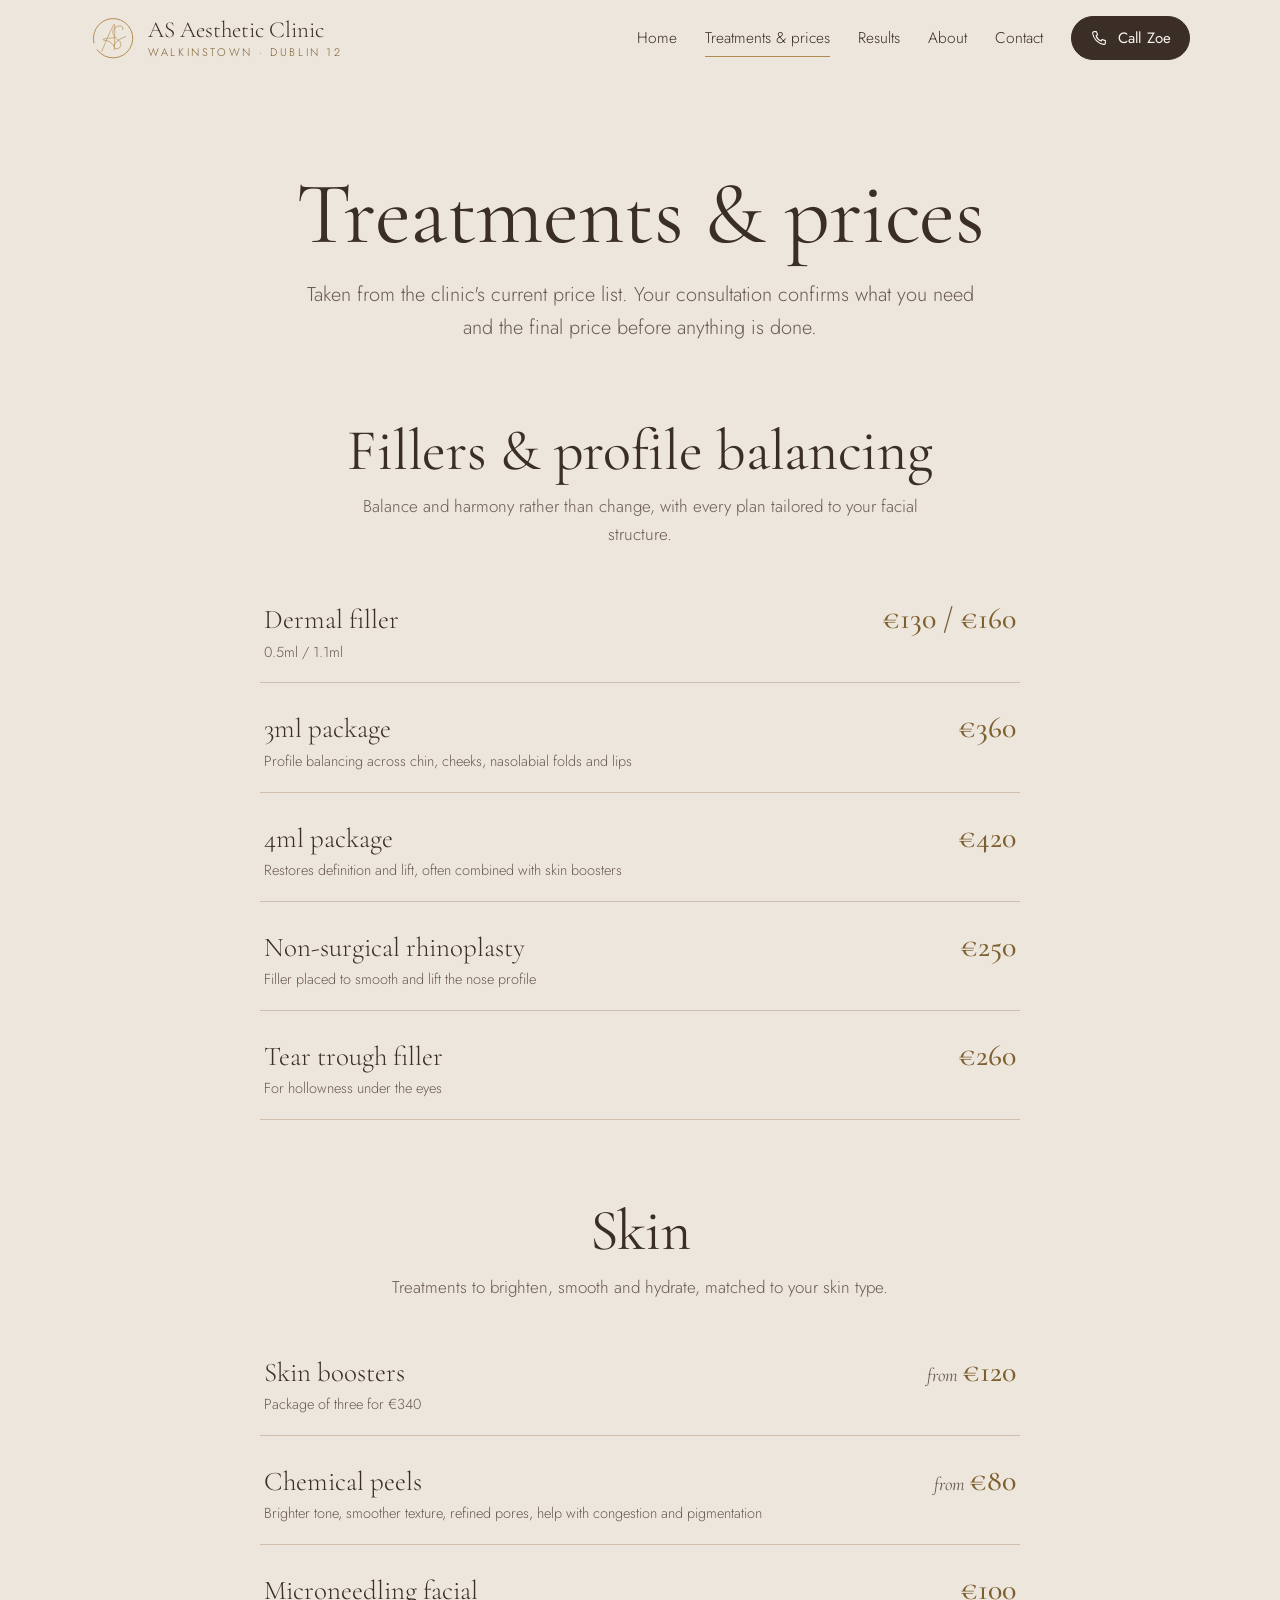
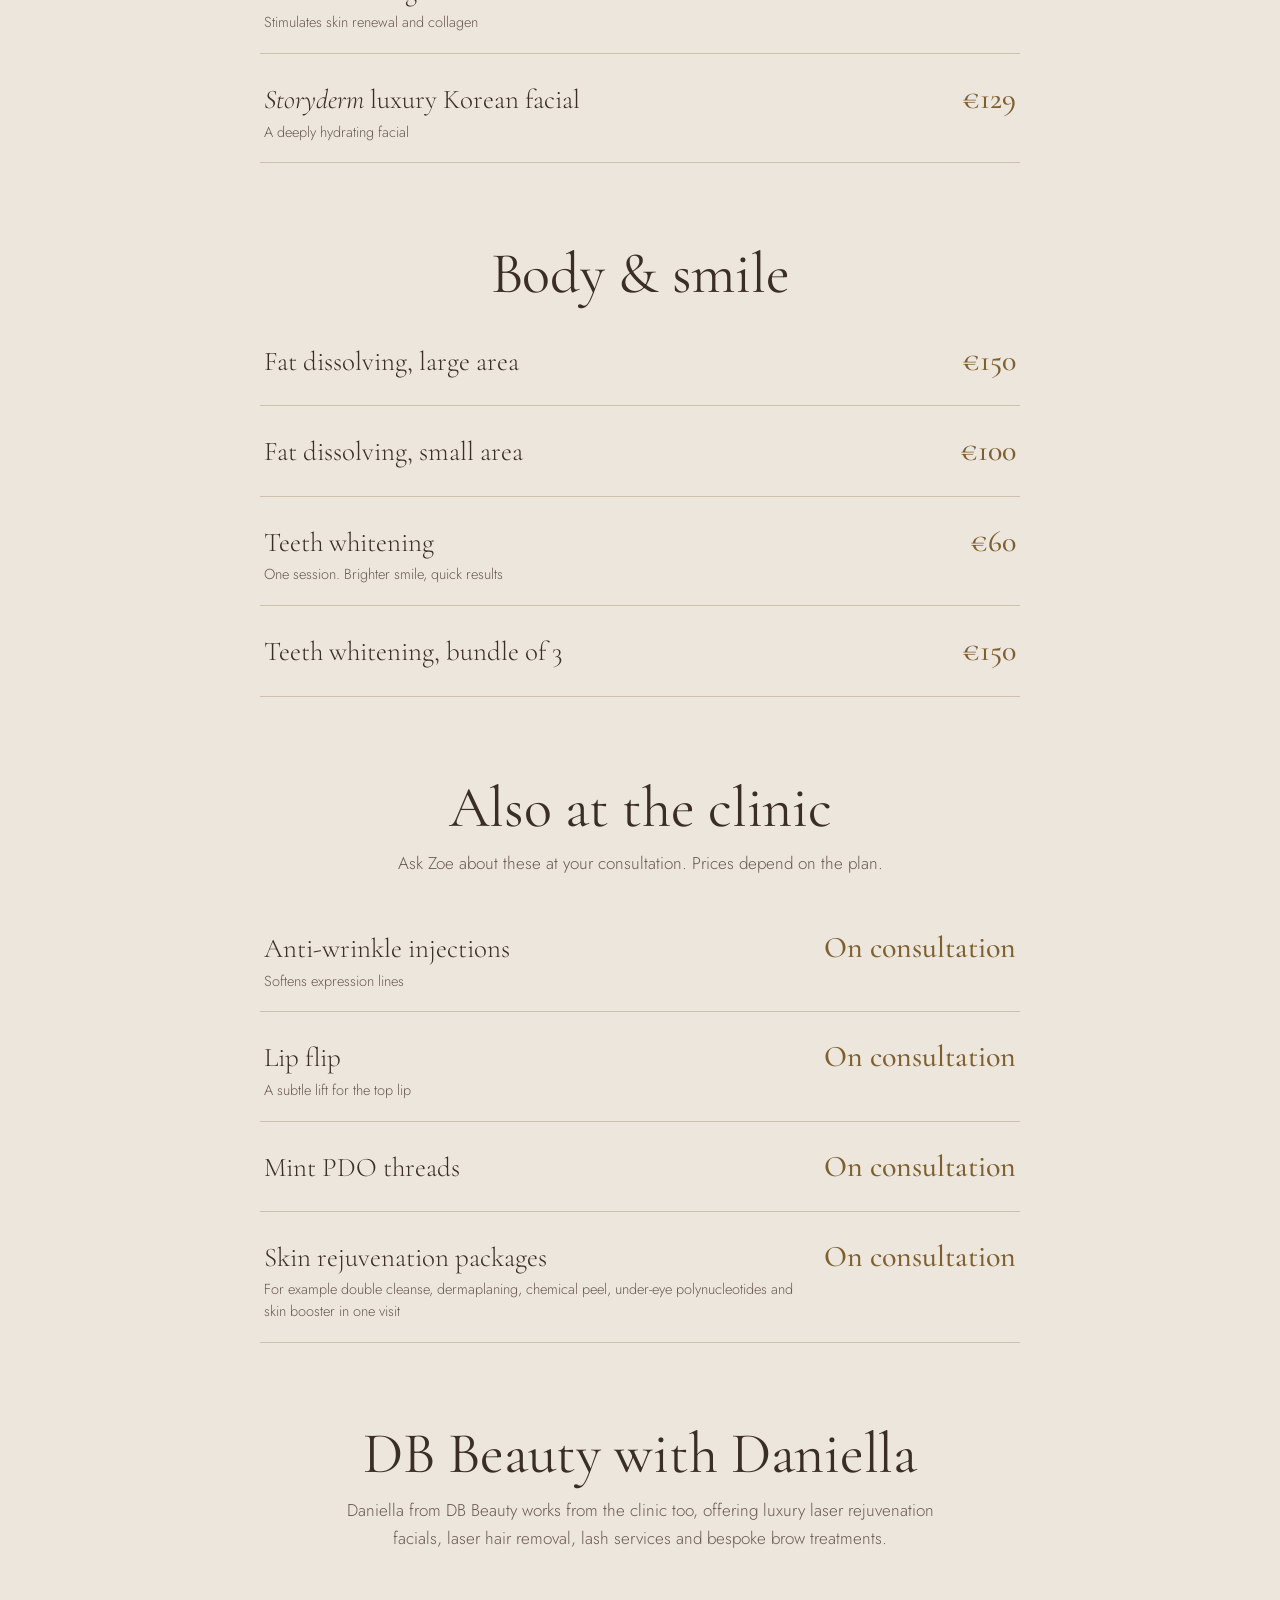
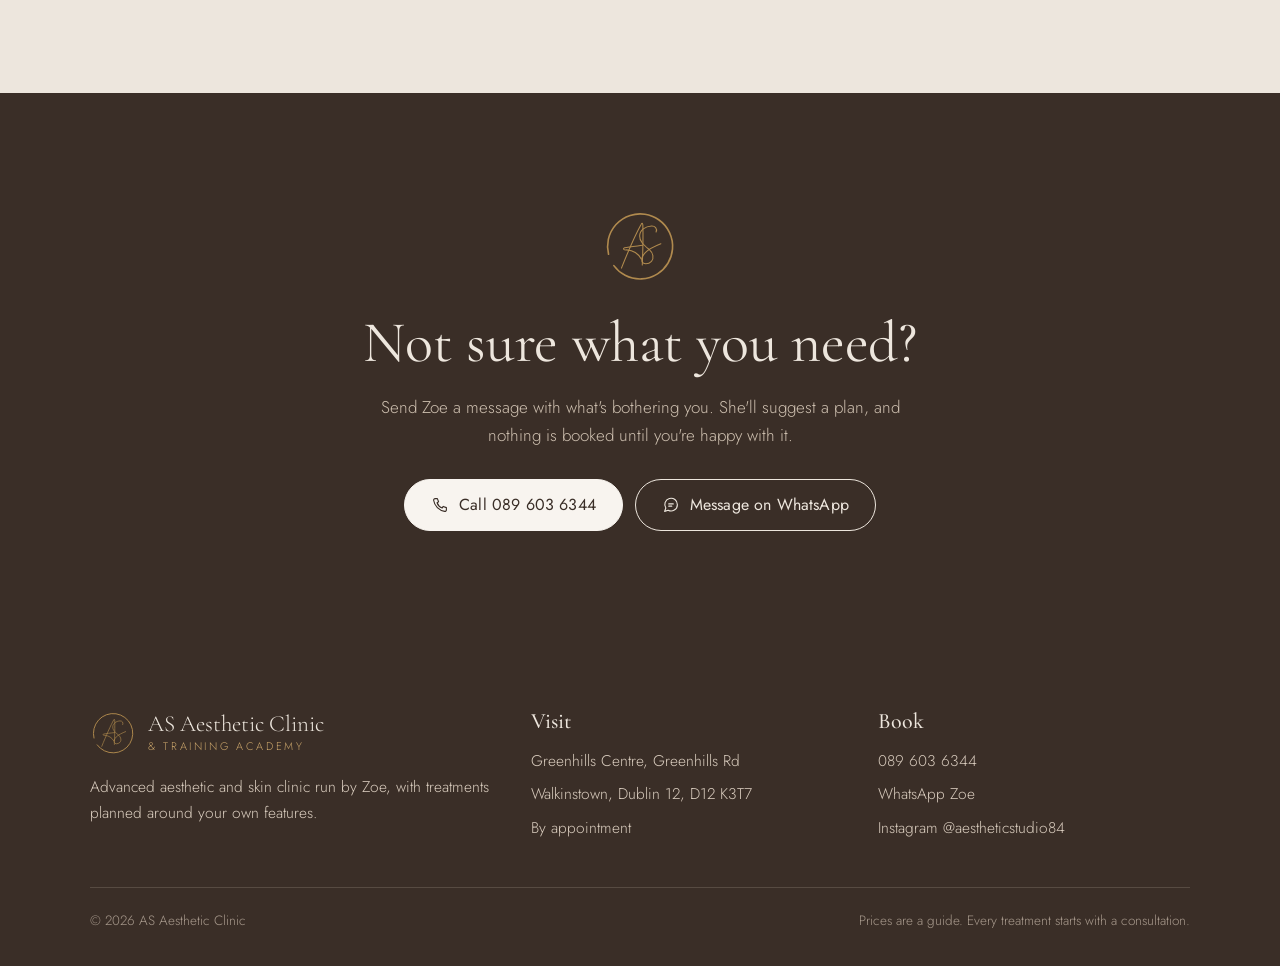
<file: treatments.html>
<!doctype html>
<html lang="en-IE">
<head>
<meta charset="utf-8">
<meta name="viewport" content="width=device-width, initial-scale=1">
<meta name="robots" content="noindex, nofollow">
<title>Treatments & prices | AS Aesthetic Clinic, Dublin 12</title>
<meta name="description" content="Prices for dermal filler, profile balancing, non-surgical rhinoplasty, skin boosters, peels, fat dissolving and teeth whitening at AS Aesthetic Clinic, Walkinstown.">
<meta name="theme-color" content="#EDE6DD">
<link rel="icon" href="img/favicon.svg" type="image/svg+xml">
<link rel="apple-touch-icon" href="img/apple-touch-icon.png">
<meta property="og:type" content="website">
<meta property="og:site_name" content="AS Aesthetic Clinic">
<meta property="og:title" content="Treatments & prices | AS Aesthetic Clinic, Dublin 12">
<meta property="og:description" content="Prices for dermal filler, profile balancing, non-surgical rhinoplasty, skin boosters, peels, fat dissolving and teeth whitening at AS Aesthetic Clinic, Walkinstown.">
<meta property="og:image" content="https://konkos-design.github.io/as-aesthetic-clinic/img/og-image.jpg">
<meta property="og:image:width" content="1200">
<meta property="og:image:height" content="630">
<meta property="og:url" content="https://konkos-design.github.io/as-aesthetic-clinic/treatments.html">
<meta name="twitter:card" content="summary_large_image">
<meta name="twitter:title" content="Treatments & prices | AS Aesthetic Clinic, Dublin 12">
<meta name="twitter:description" content="Prices for dermal filler, profile balancing, non-surgical rhinoplasty, skin boosters, peels, fat dissolving and teeth whitening at AS Aesthetic Clinic, Walkinstown.">
<meta name="twitter:image" content="https://konkos-design.github.io/as-aesthetic-clinic/img/og-image.jpg">
<link rel="preload" href="fonts/cormorant-garamond.woff2" as="font" type="font/woff2" crossorigin>
<link rel="preload" href="fonts/jost.woff2" as="font" type="font/woff2" crossorigin>
<link rel="stylesheet" href="css/style.css">
</head>
<body>
<a class="skip" href="#main">Skip to content</a>
<header class="site-head">
  <div class="wrap head-in">
    <a class="brand" href="index.html" aria-label="AS Aesthetic Clinic, home">
      <img src="img/monogram.svg" alt="" width="46" height="46">
      <span class="brand-name">AS Aesthetic Clinic<small>Walkinstown · Dublin 12</small></span>
    </a>
    <nav class="nav" id="nav" aria-label="Main">
      <a href="index.html">Home</a><a href="treatments.html" aria-current="page">Treatments & prices</a><a href="results.html">Results</a><a href="about.html">About</a><a href="contact.html">Contact</a>
      <a class="btn small head-call" href="tel:+353896036344"><svg viewBox="0 0 24 24" fill="none" stroke="currentColor" stroke-width="1.5" stroke-linecap="round" stroke-linejoin="round" aria-hidden="true"><path d="M5.5 3.5h3l1.6 4.2-2 1.3a11 11 0 0 0 6.9 6.9l1.3-2 4.2 1.6v3a2 2 0 0 1-2.2 2A17.5 17.5 0 0 1 3.5 5.7a2 2 0 0 1 2-2.2z"/></svg>Call Zoe</a>
    </nav>
    <button class="menu-btn" aria-label="Menu" aria-expanded="false" aria-controls="nav"><span></span></button>
  </div>
</header>
<main id="main">

<section class="page-head">
  <div class="wrap">
    <h1>Treatments &amp; prices</h1>
    <p class="lede">Taken from the clinic's current price list. Your consultation confirms what you need and the final price before anything is done.</p>
  </div>
</section>
<section class="section" style="padding-top:20px">
  <div class="wrap">
    <div class="menu-group menu">
      <h2 class="reveal">Fillers &amp; profile balancing</h2>
      <p class="reveal">Balance and harmony rather than change, with every plan tailored to your facial structure.</p>
      <div class="menu-row reveal"><span class="t">Dermal filler<span class="d">0.5ml / 1.1ml</span></span><span class="p">€130 / €160</span></div>

      <div class="menu-row reveal"><span class="t">3ml package<span class="d">Profile balancing across chin, cheeks, nasolabial folds and lips</span></span><span class="p">€360</span></div>

      <div class="menu-row reveal"><span class="t">4ml package<span class="d">Restores definition and lift, often combined with skin boosters</span></span><span class="p">€420</span></div>

      <div class="menu-row reveal"><span class="t">Non-surgical rhinoplasty<span class="d">Filler placed to smooth and lift the nose profile</span></span><span class="p">€250</span></div>

      <div class="menu-row reveal"><span class="t">Tear trough filler<span class="d">For hollowness under the eyes</span></span><span class="p">€260</span></div>

    </div>
    <div class="menu-group menu">
      <h2 class="reveal">Skin</h2>
      <p class="reveal">Treatments to brighten, smooth and hydrate, matched to your skin type.</p>
      <div class="menu-row reveal"><span class="t">Skin boosters<span class="d">Package of three for €340</span></span><span class="p"><small>from</small>€120</span></div>

      <div class="menu-row reveal"><span class="t">Chemical peels<span class="d">Brighter tone, smoother texture, refined pores, help with congestion and pigmentation</span></span><span class="p"><small>from</small>€80</span></div>

      <div class="menu-row reveal"><span class="t">Microneedling facial<span class="d">Stimulates skin renewal and collagen</span></span><span class="p">€100</span></div>

      <div class="menu-row reveal"><span class="t"><em>Storyderm</em> luxury Korean facial<span class="d">A deeply hydrating facial</span></span><span class="p">€129</span></div>

    </div>
    <div class="menu-group menu">
      <h2 class="reveal">Body &amp; smile</h2>
      <div class="menu-row reveal"><span class="t">Fat dissolving, large area<span class="d"></span></span><span class="p">€150</span></div>

      <div class="menu-row reveal"><span class="t">Fat dissolving, small area<span class="d"></span></span><span class="p">€100</span></div>

      <div class="menu-row reveal"><span class="t">Teeth whitening<span class="d">One session. Brighter smile, quick results</span></span><span class="p">€60</span></div>

      <div class="menu-row reveal"><span class="t">Teeth whitening, bundle of 3<span class="d"></span></span><span class="p">€150</span></div>

    </div>
    <div class="menu-group menu">
      <h2 class="reveal">Also at the clinic</h2>
      <p class="reveal">Ask Zoe about these at your consultation. Prices depend on the plan.</p>
      <div class="menu-row reveal"><span class="t">Anti-wrinkle injections<span class="d">Softens expression lines</span></span><span class="p">On consultation</span></div>

      <div class="menu-row reveal"><span class="t">Lip flip<span class="d">A subtle lift for the top lip</span></span><span class="p">On consultation</span></div>

      <div class="menu-row reveal"><span class="t">Mint PDO threads<span class="d"></span></span><span class="p">On consultation</span></div>

      <div class="menu-row reveal"><span class="t">Skin rejuvenation packages<span class="d">For example double cleanse, dermaplaning, chemical peel, under-eye polynucleotides and skin booster in one visit</span></span><span class="p">On consultation</span></div>

    </div>
    <div class="menu-group menu" style="margin-bottom:0">
      <h2 class="reveal">DB Beauty with Daniella</h2>
      <p class="reveal">Daniella from DB Beauty works from the clinic too, offering luxury laser rejuvenation facials, laser hair removal, lash services and bespoke brow treatments.</p>
    </div>
  </div>
</section>
<section class="section dark band">
  <div class="wrap">
    <svg class="hero-mark" aria-hidden="true" xmlns="http://www.w3.org/2000/svg" viewBox="0 0 430 430" fill="none" stroke="#B08A4E" stroke-linecap="round" stroke-linejoin="round"><path stroke-width="9" d="M37,262 A184,184 0 1 1 67,326"/><g stroke-width="6"><path d="M110,340 C150,240 195,140 222,92 Q228,80 231,95 C233,150 231,250 228,322"/><path d="M230,211 C190,216 150,220 128,225 C116,229 122,239 140,237 C175,240 205,258 222,288"/><path d="M333,202 C300,215 265,232 245,252 C228,270 222,290 226,302 C232,320 262,320 280,302 C295,285 290,255 268,236 C240,212 212,190 213,158 C214,125 245,104 280,102 C300,101 314,116 306,136"/></g></svg>

    <h2>Not sure what you need?</h2>
    <p class="muted">Send Zoe a message with what's bothering you. She'll suggest a plan, and nothing is booked until you're happy with it.</p>
    <div class="btn-row"><a class="btn light" href="tel:+353896036344"><svg viewBox="0 0 24 24" fill="none" stroke="currentColor" stroke-width="1.5" stroke-linecap="round" stroke-linejoin="round" aria-hidden="true"><path d="M5.5 3.5h3l1.6 4.2-2 1.3a11 11 0 0 0 6.9 6.9l1.3-2 4.2 1.6v3a2 2 0 0 1-2.2 2A17.5 17.5 0 0 1 3.5 5.7a2 2 0 0 1 2-2.2z"/></svg>Call 089 603 6344</a><a class="btn ghost" style="--fg:var(--plaster);border-color:var(--plaster)" href="https://wa.me/353896036344" target="_blank" rel="noopener"><svg viewBox="0 0 24 24" fill="none" stroke="currentColor" stroke-width="1.5" stroke-linecap="round" stroke-linejoin="round" aria-hidden="true"><path d="M20.5 11.6a8.4 8.4 0 0 1-12.3 7.4L3.5 20.5l1.6-4.5a8.4 8.4 0 1 1 15.4-4.4z"/><path d="M9 10.5h6M9 13.5h4"/></svg>Message on WhatsApp</a></div>
  </div>
</section>
</main>
<footer class="site-foot">
  <div class="wrap">
    <div class="foot-grid">
      <div>
        <a class="brand" href="index.html"><img src="img/monogram.svg" alt="" width="46" height="46"><span class="brand-name">AS Aesthetic Clinic<small>&amp; Training Academy</small></span></a>
        <p style="margin-top:18px;max-width:28em">Advanced aesthetic and skin clinic run by Zoe, with treatments planned around your own features.</p>
      </div>
      <div>
        <h3>Visit</h3>
        <ul>
          <li>Greenhills Centre, Greenhills Rd</li>
          <li>Walkinstown, Dublin 12, D12 K3T7</li>
          <li>By appointment</li>
        </ul>
      </div>
      <div>
        <h3>Book</h3>
        <ul>
          <li><a href="tel:+353896036344">089 603 6344</a></li>
          <li><a href="https://wa.me/353896036344" target="_blank" rel="noopener">WhatsApp Zoe</a></li>
          <li><a href="https://www.instagram.com/aestheticstudio84/" target="_blank" rel="noopener">Instagram @aestheticstudio84</a></li>
        </ul>
      </div>
    </div>
    <div class="foot-base"><span>&copy; <span id="year">2026</span> AS Aesthetic Clinic</span><span>Prices are a guide. Every treatment starts with a consultation.</span></div>
  </div>
</footer>
<div class="mobile-call">
  <a class="btn" href="tel:+353896036344"><svg viewBox="0 0 24 24" fill="none" stroke="currentColor" stroke-width="1.5" stroke-linecap="round" stroke-linejoin="round" aria-hidden="true"><path d="M5.5 3.5h3l1.6 4.2-2 1.3a11 11 0 0 0 6.9 6.9l1.3-2 4.2 1.6v3a2 2 0 0 1-2.2 2A17.5 17.5 0 0 1 3.5 5.7a2 2 0 0 1 2-2.2z"/></svg>Call</a>
  <a class="btn light" href="https://wa.me/353896036344" target="_blank" rel="noopener"><svg viewBox="0 0 24 24" fill="none" stroke="currentColor" stroke-width="1.5" stroke-linecap="round" stroke-linejoin="round" aria-hidden="true"><path d="M20.5 11.6a8.4 8.4 0 0 1-12.3 7.4L3.5 20.5l1.6-4.5a8.4 8.4 0 1 1 15.4-4.4z"/><path d="M9 10.5h6M9 13.5h4"/></svg>WhatsApp</a>
</div>
<script src="js/main.js"></script>
</body>
</html>
</file>
<file: css/style.css>
/* AS Aesthetic Clinic — demo site
   Palette taken from the clinic itself: plaster walls, brushed-brass sign, olive tree, white boucle chairs. */
@font-face{font-family:"Cormorant Garamond";src:url(../fonts/cormorant-garamond.woff2) format("woff2");font-weight:300 700;font-style:normal;font-display:swap}
@font-face{font-family:"Cormorant Garamond";src:url(../fonts/cormorant-garamond-italic.woff2) format("woff2");font-weight:300 700;font-style:italic;font-display:swap}
@font-face{font-family:"Jost";src:url(../fonts/jost.woff2) format("woff2");font-weight:100 900;font-style:normal;font-display:swap}
:root{
  --plaster:#EDE6DD;
  --wall:#DCCFC1;
  --mist:#F8F4EF;
  --brass:#B08A4E;
  --brass-deep:#7E5F2E;
  --ink:#3A2E27;
  --ink-soft:#6A5B50;
  --olive:#7D8466;
  --line:rgba(126,95,46,.28);
  --serif:"Cormorant Garamond", "Times New Roman", serif;
  --sans:"Jost", "Helvetica Neue", Arial, sans-serif;
  --wrap:1180px;
  --gut:clamp(16px,4vw,40px);
  --arch:999px 999px 0 0;
  --ease:cubic-bezier(.22,.7,.2,1);
}
*,*::before,*::after{box-sizing:border-box}
html{-webkit-text-size-adjust:100%;scroll-behavior:smooth}
body{margin:0;background:var(--plaster);color:var(--ink);font-family:var(--sans);font-weight:300;font-size:17px;line-height:1.65;overflow-x:hidden}
img{max-width:100%;display:block}
a{color:inherit}
:focus-visible{outline:2px solid var(--brass-deep);outline-offset:3px;border-radius:4px}
.skip{position:absolute;left:-999px;top:8px;background:var(--ink);color:var(--mist);padding:8px 14px;z-index:100}
.skip:focus{left:8px}
.wrap{width:100%;max-width:var(--wrap);margin:0 auto;padding:0 var(--gut)}

/* ---------- type ---------- */
h1,h2,h3,.serif{font-family:var(--serif);font-weight:500;line-height:1.08;letter-spacing:-.005em;margin:0;overflow-wrap:break-word}
h1{font-size:clamp(46px,8.4vw,104px);font-weight:400}
h2{font-size:clamp(34px,5vw,58px);font-weight:400}
h3{font-size:clamp(23px,2.4vw,28px)}
p{margin:0 0 1em}
.lede{font-size:clamp(18px,1.6vw,20px);color:var(--ink-soft);max-width:34em}
.muted{color:var(--ink-soft)}
.small{font-size:14.5px}
.italic{font-style:italic}

/* ---------- header ---------- */
.site-head{position:sticky;top:0;z-index:50;background:rgba(237,230,221,.88);backdrop-filter:saturate(1.2) blur(10px);-webkit-backdrop-filter:saturate(1.2) blur(10px);border-bottom:1px solid transparent;transition:border-color .3s}
.site-head.scrolled{border-bottom-color:var(--line)}
.head-in{display:flex;align-items:center;justify-content:space-between;gap:16px;height:76px}
.brand{display:flex;align-items:center;gap:12px;text-decoration:none}
.brand img{width:46px;height:46px}
.brand-name{font-family:var(--serif);font-size:23px;line-height:1;color:var(--ink)}
.brand-name small{display:block;font-family:var(--sans);font-size:11px;letter-spacing:.24em;text-transform:uppercase;color:var(--brass-deep);margin-top:5px}
.nav{display:flex;align-items:center;gap:28px}
.nav a{text-decoration:none;font-size:15.5px;position:relative;padding:6px 0}
.nav a::after{content:"";position:absolute;left:0;right:0;bottom:0;height:1px;background:var(--brass);transform:scaleX(0);transform-origin:left;transition:transform .35s var(--ease)}
.nav a:hover::after,.nav a[aria-current="page"]::after{transform:scaleX(1)}
.menu-btn{display:none;background:none;border:1px solid var(--line);border-radius:999px;width:46px;height:46px;cursor:pointer;color:var(--ink);align-items:center;justify-content:center}
.menu-btn span{display:block;width:18px;height:1.5px;background:currentColor;position:relative;transition:background .2s}
.menu-btn span::before,.menu-btn span::after{content:"";position:absolute;left:0;width:18px;height:1.5px;background:currentColor;transition:transform .3s var(--ease)}
.menu-btn span::before{top:-6px}.menu-btn span::after{top:6px}
.menu-open .menu-btn span{background:transparent}
.menu-open .menu-btn span::before{transform:translateY(6px) rotate(45deg)}
.menu-open .menu-btn span::after{transform:translateY(-6px) rotate(-45deg)}

/* ---------- buttons ---------- */
.btn{--bg:var(--ink);--fg:var(--mist);display:inline-flex;align-items:center;justify-content:center;gap:10px;min-height:52px;padding:0 26px;border-radius:999px;background:var(--bg);color:var(--fg);text-decoration:none;font-size:16px;font-weight:400;letter-spacing:.01em;border:1px solid var(--bg);position:relative;overflow:hidden;isolation:isolate;transition:color .35s var(--ease),transform .25s var(--ease),border-color .35s}
.btn::before{content:"";position:absolute;inset:0;background:var(--brass);border-radius:inherit;transform:translateY(101%);transition:transform .45s var(--ease);z-index:-1}
.btn:hover::before,.btn:focus-visible::before{transform:translateY(0)}
.btn:hover{border-color:var(--brass)}
.btn:active{transform:scale(.97)}
.btn svg{width:18px;height:18px;flex:none;transition:transform .35s var(--ease)}
.btn:hover svg{transform:rotate(-12deg)}
.btn.ghost{--bg:transparent;--fg:var(--ink);border-color:var(--ink)}
.btn.ghost:hover{color:var(--mist)}
.btn.light{--bg:var(--mist);--fg:var(--ink)}
.btn.small{min-height:44px;padding:0 18px;font-size:15px}
.btn-row{display:flex;flex-wrap:wrap;gap:12px}
.text-link{display:inline-flex;align-items:center;gap:8px;text-decoration:none;color:var(--brass-deep);font-weight:400;border-bottom:1px solid var(--line);padding-bottom:3px;transition:gap .3s var(--ease),border-color .3s}
.text-link:hover{gap:14px;border-color:var(--brass-deep)}
.text-link svg{width:16px;height:16px}

/* ---------- hero ---------- */
.hero{padding:clamp(28px,5vw,64px) 0 clamp(56px,8vw,110px)}
.hero-grid{display:grid;grid-template-columns:1.08fr .92fr;gap:clamp(28px,5vw,72px);align-items:center}
.hero h1{margin:18px 0 26px}
.hero h1 .line{display:block}
.hero-mark{width:clamp(70px,9vw,104px);height:auto}
.hero-mark path{stroke-dasharray:var(--len);stroke-dashoffset:var(--len)}
.drawn .hero-mark path{animation:draw 2.4s var(--ease) forwards}
.drawn .hero-mark g path:nth-child(1){animation-delay:.5s}
.drawn .hero-mark g path:nth-child(2){animation-delay:1s}
.drawn .hero-mark g path:nth-child(3){animation-delay:1.3s}
@keyframes draw{to{stroke-dashoffset:0}}
.hero .lede{margin-bottom:30px}
.hero-meta{margin-top:30px;display:flex;flex-wrap:wrap;gap:8px 22px;font-size:15px;color:var(--ink-soft)}
.hero-meta span{display:inline-flex;align-items:center;gap:8px}
.hero-meta svg{width:17px;height:17px;color:var(--brass-deep);flex:none}
.hero-visual{position:relative;justify-self:end;width:min(100%,470px)}
.arch{border-radius:var(--arch);overflow:hidden;background:var(--wall)}
.arch img{width:100%;height:100%;object-fit:cover}
.hero-visual .arch{aspect-ratio:4/5.6}
.hero-visual .arch img{animation:settle 2.6s var(--ease) both}
@keyframes settle{from{transform:scale(1.08)}to{transform:scale(1)}}
.hero-visual::before{content:"";position:absolute;inset:-14px -14px auto auto;width:100%;height:100%;border:1px solid var(--brass);border-radius:var(--arch);z-index:-1}
.hero-badge{position:absolute;left:-28px;bottom:36px;background:var(--mist);border-radius:22px;padding:16px 20px;max-width:230px;box-shadow:0 18px 40px -22px rgba(58,46,39,.45)}
.hero-badge strong{display:block;font-family:var(--serif);font-weight:500;font-size:30px;line-height:1;color:var(--brass-deep)}
.hero-badge span{font-size:14px;color:var(--ink-soft);line-height:1.4;display:block;margin-top:6px}

/* ---------- sections ---------- */
.section{padding:clamp(64px,9vw,120px) 0}
.section.tint{background:var(--mist)}
.section.wall{background:var(--wall)}
.section.dark{background:var(--ink);color:var(--plaster)}
.section.dark .muted{color:#CDBFAF}
.head-row{display:flex;justify-content:space-between;align-items:end;gap:24px;flex-wrap:wrap;margin-bottom:clamp(32px,5vw,56px)}
.head-row p{max-width:30em;margin:0}

/* intro */
.intro{display:grid;grid-template-columns:.9fr 1.1fr;gap:clamp(32px,6vw,90px);align-items:center}
.intro-photo{position:relative}
.intro-photo .arch{aspect-ratio:3/4.2;max-width:420px}
.quote{font-family:var(--serif);font-style:italic;font-size:clamp(27px,3.3vw,40px);line-height:1.22;margin:0 0 26px;color:var(--ink)}
.quote::before{content:"\201C";display:block;font-size:2.2em;line-height:.6;color:var(--brass);font-style:normal;margin-bottom:8px}
.creds{list-style:none;padding:0;margin:26px 0 30px;display:flex;flex-wrap:wrap;gap:10px}
.creds li{border:1px solid var(--line);border-radius:999px;padding:7px 16px;font-size:15px;background:rgba(248,244,239,.6)}

/* menu (price list) */
.menu{max-width:760px;margin:0 auto;text-align:center}
.menu-row{display:grid;grid-template-columns:1fr auto;align-items:baseline;gap:18px;padding:20px 4px;border-bottom:1px solid var(--line);text-align:left}
.menu-row:first-child{border-top:1px solid var(--line)}
.menu-row .t{font-family:var(--serif);font-size:clamp(21px,2.3vw,27px);line-height:1.2}
.menu-row .t em{font-style:italic}
.menu-row .d{display:block;font-family:var(--sans);font-size:14.5px;color:var(--ink-soft);margin-top:4px;line-height:1.5}
.menu-row .p{font-family:var(--serif);font-size:clamp(23px,2.5vw,30px);color:var(--brass-deep);white-space:nowrap;font-weight:500}
.menu-row .p small{font-size:.62em;color:var(--ink-soft);font-style:italic;font-weight:400;margin-right:4px}
.menu-note{margin-top:22px;font-size:14.5px;color:var(--ink-soft)}
.menu-group{margin-bottom:clamp(48px,7vw,80px)}
.menu-group h2{text-align:center;margin-bottom:10px}
.menu-group > p{text-align:center;max-width:36em;margin:0 auto 26px;color:var(--ink-soft)}

/* results strip */
.arches{display:grid;grid-template-columns:repeat(4,1fr);gap:clamp(12px,2vw,22px)}
.arches figure{margin:0}
.arches .arch{aspect-ratio:3/4}
.arches figcaption{margin-top:12px;font-size:15px;color:var(--ink-soft)}
.arches figure:nth-child(even){transform:translateY(34px)}

/* reviews as messages */
.chats{display:grid;grid-template-columns:repeat(2,1fr);gap:clamp(18px,3vw,30px);max-width:980px;margin:0 auto}
.chat{background:var(--mist);border-radius:26px 26px 26px 6px;padding:24px 26px 20px;position:relative;box-shadow:0 1px 0 var(--line)}
.chat:nth-child(even){border-radius:26px 26px 6px 26px;background:#fff}
.chat p{font-size:17px;margin:0 0 14px}
.chat footer{display:flex;align-items:center;justify-content:space-between;gap:10px;font-size:13.5px;color:var(--ink-soft)}
.stars{color:var(--brass);letter-spacing:2px;font-size:15px}
.chat .heart{width:18px;height:18px;color:#C05A6A}
.chats-note{text-align:center;margin-top:30px;font-size:14.5px;color:var(--ink-soft)}

/* visit */
.visit{display:grid;grid-template-columns:1fr 1.15fr;gap:clamp(28px,5vw,64px);align-items:stretch}
.visit-card{display:flex;flex-direction:column;gap:22px}
.detail{display:grid;grid-template-columns:28px 1fr;gap:14px;align-items:start}
.detail svg{width:24px;height:24px;color:var(--brass-deep);margin-top:3px}
.detail strong{display:block;font-weight:400;font-size:14px;color:var(--ink-soft)}
.detail a,.detail span{font-size:18px;text-decoration:none}
.detail a:hover{color:var(--brass-deep)}
.map{border-radius:28px;overflow:hidden;min-height:360px;background:var(--wall);position:relative}
.map iframe{position:absolute;inset:0;width:100%;height:100%;border:0;filter:sepia(.25) saturate(.8)}

/* cta band */
.band{text-align:center}
.band .hero-mark{margin:0 auto 20px;width:76px}
.band h2{max-width:14em;margin:0 auto 18px}
.band p{max-width:32em;margin:0 auto 30px}
.band .btn-row{justify-content:center}

/* page head */
.page-head{padding:clamp(40px,7vw,90px) 0 clamp(30px,5vw,56px);text-align:center}
.page-head h1{font-size:clamp(44px,7vw,88px);margin-bottom:16px}
.page-head .lede{margin:0 auto}

/* gallery */
.gallery{columns:3 260px;column-gap:clamp(12px,2vw,22px)}
.gallery figure{break-inside:avoid;margin:0 0 clamp(12px,2vw,22px)}
.gallery button{all:unset;cursor:zoom-in;display:block;border-radius:22px;overflow:hidden;position:relative;width:100%}
.gallery button:focus-visible{outline:2px solid var(--brass-deep);outline-offset:3px}
.gallery img{width:100%;height:auto;transition:transform .7s var(--ease)}
.gallery button:hover img{transform:scale(1.04)}
.gallery figcaption{font-size:15px;color:var(--ink-soft);padding:10px 4px 0}
.gallery figure:first-child button{border-radius:999px 999px 22px 22px}
.lightbox{position:fixed;inset:0;background:rgba(36,28,23,.92);display:flex;align-items:center;justify-content:center;padding:20px;z-index:200;opacity:0;pointer-events:none;transition:opacity .3s}
.lightbox.open{opacity:1;pointer-events:auto}
.lightbox img{max-height:84vh;max-width:min(92vw,900px);border-radius:16px;transform:scale(.96);transition:transform .35s var(--ease)}
.lightbox.open img{transform:scale(1)}
.lightbox p{position:absolute;bottom:18px;left:0;right:0;text-align:center;color:var(--plaster);margin:0;padding:0 20px;font-size:15px}
.lightbox .close{position:absolute;top:16px;right:16px;width:48px;height:48px;border-radius:50%;border:1px solid rgba(237,230,221,.4);background:none;color:var(--plaster);font-size:26px;cursor:pointer;transition:background .25s,transform .25s}
.lightbox .close:hover{background:rgba(237,230,221,.12);transform:rotate(90deg)}

/* about */
.split{display:grid;grid-template-columns:1fr 1fr;gap:clamp(30px,6vw,80px);align-items:center}
.split.rev > :first-child{order:2}
.photo-pair{display:grid;grid-template-columns:1fr 1fr;gap:14px;align-items:end}
.photo-pair .arch:first-child{aspect-ratio:3/4.6}
.photo-pair .arch:last-child{aspect-ratio:3/4;border-radius:22px}
.wide-photo{border-radius:30px;overflow:hidden;aspect-ratio:16/10}
.wide-photo img{width:100%;height:100%;object-fit:cover}
.courses{list-style:none;padding:0;margin:0;border-top:1px solid rgba(220,207,193,.3)}
.courses li{display:flex;justify-content:space-between;gap:16px;padding:18px 0;border-bottom:1px solid rgba(220,207,193,.3);font-family:var(--serif);font-size:clamp(21px,2.2vw,26px)}
.courses li span{font-family:var(--sans);font-size:15px;color:#CDBFAF;white-space:nowrap;align-self:center}
.facts{display:flex;flex-wrap:wrap;gap:10px;margin-top:26px}
.facts span{border:1px solid rgba(220,207,193,.4);border-radius:999px;padding:7px 15px;font-size:14.5px}

/* steps */
.steps{list-style:none;padding:0;margin:0;display:grid;grid-template-columns:repeat(3,1fr);gap:clamp(16px,3vw,32px);counter-reset:s}
.steps li{counter-increment:s;padding-top:20px;border-top:1px solid var(--brass)}
.steps li::before{content:counter(s);font-family:var(--serif);font-size:40px;color:var(--brass-deep);display:block;line-height:1;margin-bottom:12px}
.steps h3{margin-bottom:8px}

/* footer */
.site-foot{background:var(--ink);color:#D9CCBE;padding:64px 0 34px;font-size:15.5px}
.foot-grid{display:grid;grid-template-columns:1.3fr 1fr 1fr;gap:36px}
.site-foot .brand-name{color:var(--plaster)}
.site-foot .brand-name small{color:#C9A46A}
.site-foot a{text-decoration:none}
.site-foot a:hover{color:#E2C792}
.site-foot h3{font-size:22px;color:var(--plaster);margin-bottom:14px}
.site-foot ul{list-style:none;padding:0;margin:0;display:grid;gap:8px}
.foot-base{margin-top:46px;padding-top:22px;border-top:1px solid rgba(217,204,190,.18);display:flex;justify-content:space-between;flex-wrap:wrap;gap:10px;font-size:13.5px;color:#A89A8D}

/* sticky mobile call */
.mobile-call{display:none}

/* reveal */
.reveal{opacity:0;transform:translateY(26px);transition:opacity .9s var(--ease),transform .9s var(--ease)}
.reveal.in{opacity:1;transform:none}
.arches figure:nth-child(even).reveal.in{transform:translateY(34px)}
.reveal.d1{transition-delay:.12s}.reveal.d2{transition-delay:.24s}.reveal.d3{transition-delay:.36s}

/* ---------- responsive ---------- */
@media (max-width:980px){
  .hero-grid,.intro,.visit,.split{grid-template-columns:1fr}
  .split.rev > :first-child{order:0}
  .hero-visual{justify-self:center;width:min(100%,430px);margin-top:10px}
  .arches{grid-template-columns:repeat(2,1fr)}
  .foot-grid{grid-template-columns:1fr 1fr}
  .foot-grid > :first-child{grid-column:1/-1}
  .intro-photo .arch{max-width:none;aspect-ratio:4/4.4}
}
@media (max-width:860px){
  .menu-btn{display:inline-flex}
  .nav{position:fixed;inset:76px 0 auto 0;background:var(--plaster);flex-direction:column;align-items:stretch;gap:0;padding:8px var(--gut) 24px;border-bottom:1px solid var(--line);transform:translateY(-8px);opacity:0;visibility:hidden;transition:opacity .3s,transform .3s var(--ease),visibility .3s}
  .menu-open .nav{opacity:1;transform:none;visibility:visible}
  .nav a{padding:15px 0;border-bottom:1px solid var(--line);font-size:19px;font-family:var(--serif)}
  .nav a::after{display:none}
  .nav .btn{margin-top:16px}
  .head-call{display:none}
}
@media (max-width:640px){
  body{font-size:16.5px;padding-bottom:76px}
  .head-in{height:68px}
  .nav{inset:68px 0 auto 0}
  .brand img{width:40px;height:40px}
  .brand-name{font-size:20px}
  .chats{grid-template-columns:1fr}
  .steps{grid-template-columns:1fr}
  .foot-grid{grid-template-columns:1fr}
  .hero-badge{left:12px;bottom:18px;max-width:200px;padding:12px 16px}
  .hero-badge strong{font-size:25px}
  .hero-visual::before{inset:-9px -9px auto auto}
  .arches figure:nth-child(even),.arches figure:nth-child(even).reveal.in{transform:none}
  .btn-row .btn{flex:1 1 100%}
  .menu-row{grid-template-columns:1fr;gap:4px}
  .photo-pair{grid-template-columns:1fr 1fr}
  .mobile-call{display:flex;position:fixed;left:12px;right:12px;bottom:12px;z-index:60;gap:10px}
  .mobile-call .btn{flex:1;min-height:52px;box-shadow:0 14px 30px -14px rgba(58,46,39,.6)}
  .map{min-height:300px}
  .courses li{flex-direction:column;gap:2px}
}
@media (prefers-reduced-motion:reduce){
  *,*::before,*::after{animation-duration:.01ms!important;animation-delay:0s!important;transition-duration:.01ms!important;scroll-behavior:auto!important}
  .reveal{opacity:1;transform:none}
  .hero-mark path{stroke-dashoffset:0}
}
</file>
